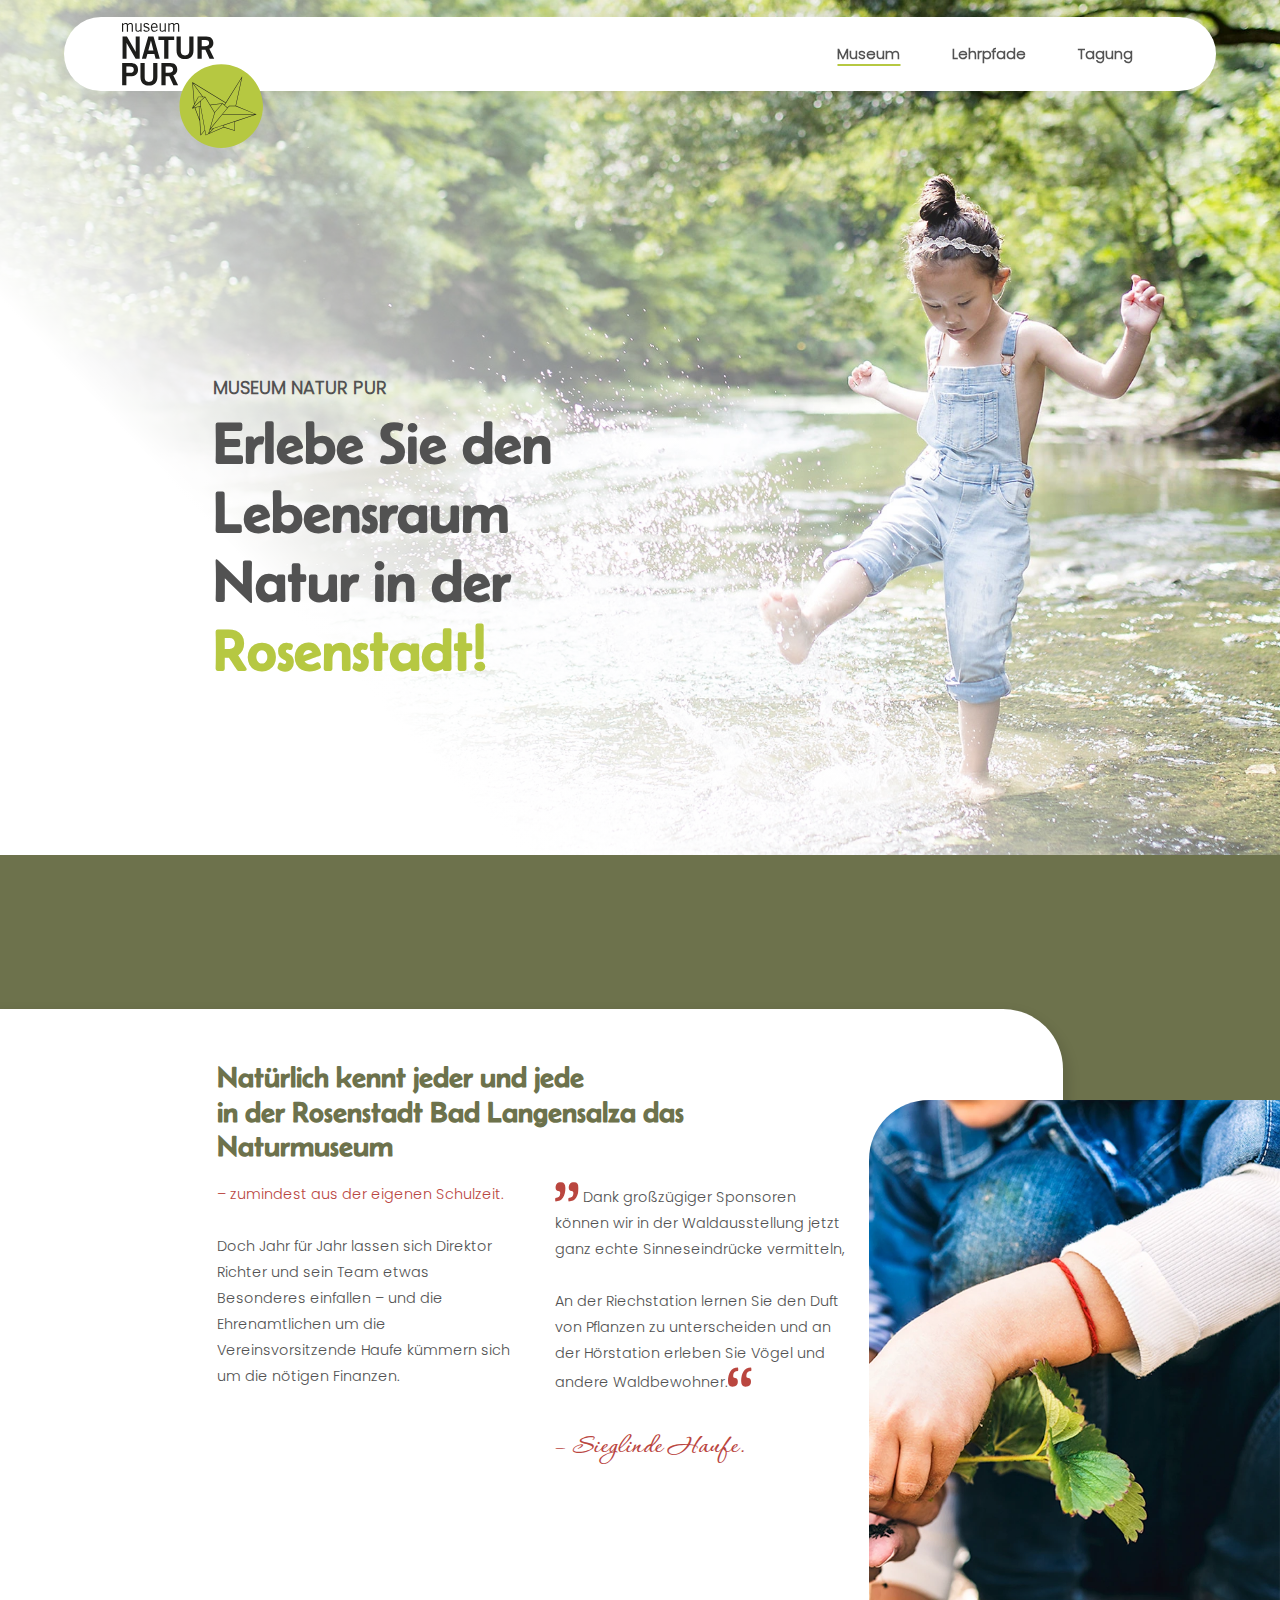
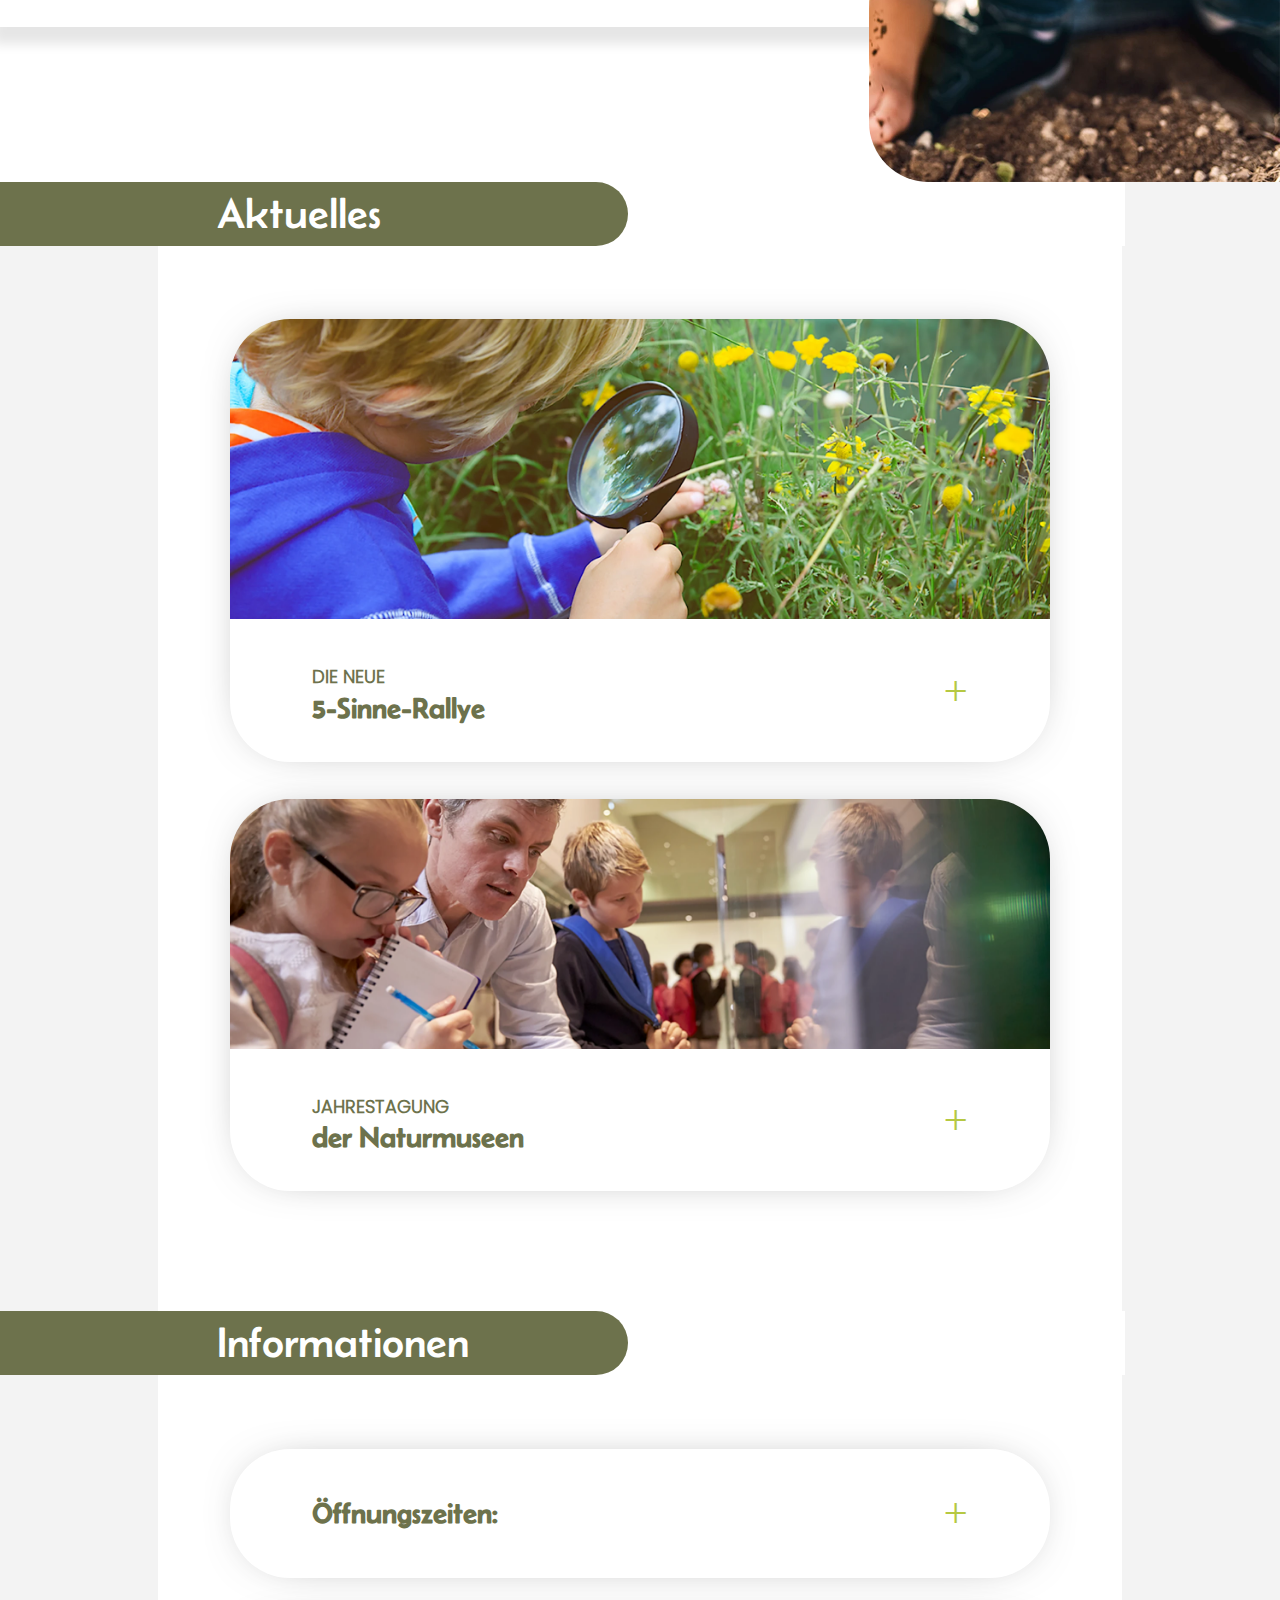
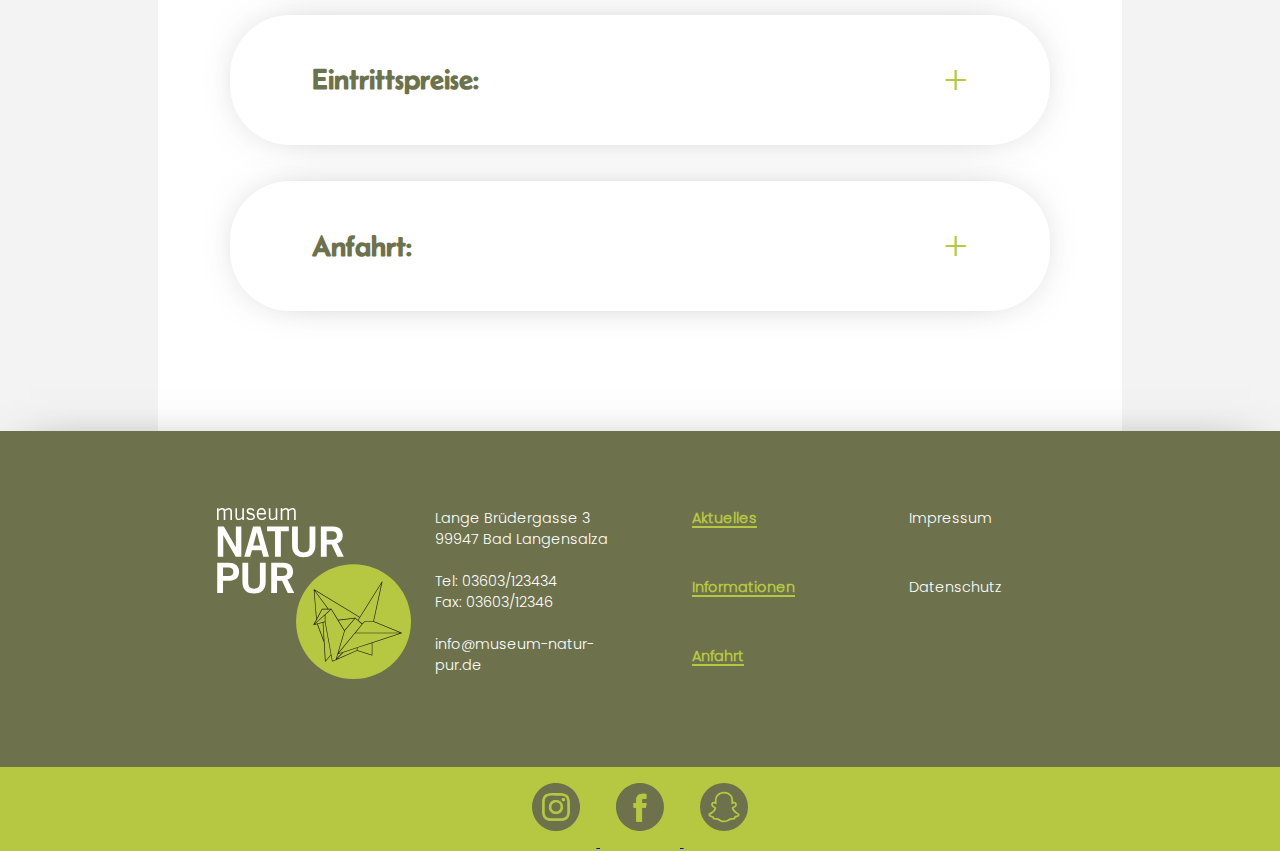
<file: index.html>
<!DOCTYPE html>
<html lang="de">
  <head>
    <meta charset="utf-8">
    <meta name="viewport" content="width=device-width, initial-scale=1.0">
      <link rel="stylesheet" type="text/css" href="style.css">
    
    <title>Museum Natur Pur – Start</title>
  </head>
  <body>
<header>
    <nav aria-label="Hauptnavigation">    
        <div class="container">
          <div class="navbar">
            <figure class="NaturPurLogo">
              <a href="#Hero"><img class="NaturPurLogo" src="IMG/MuseumNaturPurLogo.svg" alt="Museum Natur Pur"></a>
            </figure>
              
              
              
              <div class="hamburger">
                <div class="line1"></div>
                <div class="line2"></div>
                <div class="line3"></div>
            </div>
              
              
              
              
                <ul aria-label="Navigations-Menupunkte">
                <li class="dropdown-logo">
                    
                    <a href="index.html"><img class="NaturPurDropdownLogo" src="IMG/MuseumNaturPurLogo.svg" alt="Museum Natur Pur"></a>
                </li>
                  <li><a href="#museum">Museum</a></li>
                  <li><a href="lehrpfade.html">Lehrpfade</a></li>
                  <li><a href="https://www.bkgut.de/" target="_blank">Tagung</a></li>
                </ul>
              
          </div>
        </div>
    </nav>
</header>  
      
     
      
      <div class="body-grid-home">
          
      
          
        

            <section id="hero">
          
                <div class="hero-container">
                    
                   
                    
                    <div class="hero-gradient"></div>

                    
                    <div class="headline">
                        
                        <h1>
                        <span id="tagline">MUSEUM NATUR PUR</span><br>
                        Erlebe Sie den Lebensraum Natur in der <span>Rosenstadt!</span>
                        </h1>
                        
                    </div>
                </div>
                
            </section>
                
                
          
            <section id="museum" class="teaser">
                
               
                <div class="teaser-bg"></div> 
                
                <div class="teaser-container"></div>
                
                
                <div class="teaser-text-top">      
                    <h4>
                    Natürlich kennt jeder und jede<br> in der Rosenstadt Bad Langensalza das Naturmuseum
                    
                    </h4>
                </div>
                
                <div class="teaser-text-left">
                    
                    
                    


                        <p>
                            <span class="text-accent-color">– zumindest aus der eigenen Schulzeit.</span><br> <br>
                            Doch Jahr für Jahr lassen sich Direktor Richter und sein Team etwas Besonderes einfallen – und die Ehrenamtlichen um die Vereinsvorsitzende Haufe kümmern sich um die nötigen Finanzen. 
                        
                        </p>
                        
                    
                    
                </div>
                    
                
                
                <div class="teaser-text-right">
                    
                  
                    
                     <p>
                           
                         
                         <img class="ZitatApostrophUnten" src="IMG/apostroph.svg" alt="Dekoratives Zitatzeichen">
                            
                        
                            
            
                            Dank großzügiger Sponsoren können wir in der Waldausstellung jetzt ganz echte Sinneseindrücke vermitteln, <br> <br>
                
                            An der Riechstation lernen Sie den Duft von Pflanzen zu unterscheiden und an der Hörstation erleben Sie Vögel und andere Waldbewohner.<img class="ZitatApostrophOben" src="IMG/apostroph.svg" alt="Dekoratives Zitatzeichen"><br><br>
                            <span class="text-accent-color-handwritten">
                            – Sieglinde Haufe. 
                            </span>
                        
                        </p> 
                        
       
                    
                </div>
                    
      
                
                <div class="teaser-bild"></div>
          
            </section>
              

 
          
            <section id="aktuelles" class="section-headline">
                
                <div class="section-headline-bg"></div>
          
                <div class="section-headline-container"></div>
                
                
                    
                    <h2 class="section-headline-content">Aktuelles</h2>
                
      
          
            </section>
          
          
            <div class="right-aside"></div>
          
            <div class="left-aside"></div>
          
          
          
            <main class="content-area">
                
                <div class="content-area-wrapper">
                
                
                
          
          
                    <div class="accordion">
                        
                        <article class="5-sinne-rallye">
                        
                        
                          <div class="accordion-item">
                                      <div class="accordion-item-header-custom-img-1"></div>
                            <div class="accordion-item-header">

                                <h4>
                                <span>DIE NEUE</span><br> 5-Sinne-Rallye
                                </h4>

                            </div>
                            <div class="accordion-item-body">
                              <div class="accordion-item-body-content">


                                  <p> Wir haben eine <span class="text-accent-color">5-Sinne-Rallye im Lebensraum Wald</span>  entwickelt und zwar so, dass Familien ebenso eine Freude daran haben wie Schulklassen oder einzelne Erwachsene. Für alle ist etwas dabei“, sagt Museumsdirektor Robert Richter und fügt hinzu:<br><br> 
                                    
                                    Vielleicht könnte dieses Angebot zur Initialzündung für ein eigenes Museumsprojekt der sog.<span class="text-accent-color">„Citizen Science“</span> werden.</p>

                                    <button class="cta-btn" type="button" onclick="location.href='lehrpfade.html'" aria-label="Button für Mehr">
                                    Mehr
                                    </button>

        



                              </div>
                            </div>
                          </div>

                        </article>


                        <section class="jahrestagung-der-naturmuseen">
                        
                        
                          <div class="accordion-item">
                              <div class="accordion-item-header-custom-img-2"></div>
                            <div class="accordion-item-header">
                                       <h4>
                                <span>JAHRESTAGUNG</span><br> der Naturmuseen
                                </h4>
                            </div>
                            <div class="accordion-item-body">
                              <div class="accordion-item-body-content">
                                <p> <span class="text-accent-color">Am 2. und 3. April 2020</span>  findet im Museum Natur pur in Bad Langensalza die Jahrestagung der Naturmuseen im deutschsprachigen Raum statt. Es gibt rund 150 Naturmuseen. Die meisten von ihnen sind klein und viele sind auf ein Thema spezialisiert. Die Jahrestagung ist für alle Engagierten deshalb eine wichtige Gelegenheit, über den Tellerrand hinaus zu schauen, Neues zu erfahren und so die eigene Arbeit zu professionalisieren.<br> <br>


                                    Diese Tagung auszurichten ist eine große Ehre und eine große Herausforderung, da sind sich die Gastgeber 

                                    <span class="text-accent-color">Sieglinde Haufe und Robert Richter </span>einig.</p>


                                  <button class="cta-btn" type="button" onclick="window.open('https://www.bkgut.de/', '_blank')" aria-label="Button für Mehr">
                                    Mehr
                                  </button>


                              </div>
                            </div>
                          </div>
                            
                        </section>

                    </div>
                </div>
          
            </main>
          
            <section id="informationen" class="section-headline2">
                
                <div class="section-headline-bg"></div>
          
                <div class="section-headline-container"></div>
                
                <div class="section-headline-content">
                    
                    <h2>Informationen</h2>
                
                </div>
          
            </section>
          
          
          
          
          <aside class="right-aside2"></aside>
          
            <aside class="left-aside2"></aside>
          
          
          
            <div class="content-area2">
                
                <div class="content-area-wrapper">
                
                
                
          
          
                    <div class="accordion">
                        
                        <section class="informationen">
                        
                        
                          <div class="accordion-item">
                                      
                            <div class="accordion-item-header">

                                <h4>
                                Öffnungszeiten:
                                </h4>

                            </div>
                            <div class="accordion-item-body">
                              <div class="accordion-item-body-content">

                                  <div class="Öffnungszeiten">
                                      
                                      
                                      
                                      <table>
                                        <tbody>

                                        <tr>
                                        <td>Dienstag bis Freitag</td>
                                        <td>9 Uhr bis 17 Uhr</td>
                                        </tr>
                                        <tr>
                                        <td>Samstag, Sonn- und Feiertag</td>
                                        <td>10 Uhr bis 17 Uhr</td>
                                        </tr>
                                        <tr>
                                        <td>für Gruppen nach Absprache </td>
                                        <td></td>
                                        </tr>
                                        <tr>
                                        <td><span class="text-accent-color">geschlossen</span></td>
                                        <td><span class="text-accent-color">1. Januar <br>1. Mai <br>24. Dezember <br>31. Dezember </span></td>
                                        </tr>
                                        </tbody>
                                        </table>
                                      
       

                                  </div>



                              </div>
                            </div>
                          </div>
                    



                          <div class="accordion-item">
                              
                            <div class="accordion-item-header">
                                       <h4>
                                Eintrittspreise:
                                </h4>
                            </div>
                            <div class="accordion-item-body">
                              <div class="accordion-item-body-content">

                                  <div class="Eintrittspreise">
                                      
                                      
                                      
                                      <table>
                                        <tbody>

                                        <tr>
                                        <td>Regulärer Eintritt: </td>
                                        <td>3,50 EUR</td>
                                        </tr>
                                        <tr>
                                        <td>Ermäßigter Eintritt: </td>
                                        <td>2,50 EUR <span class="text-accent-color"><br>(Kinder, Personen ab 65 Jahren,<br>Schwerbehinderte, Studierende)</span> </td>
                                        </tr>
                                        <tr>
                                        <td>Familien: </td>
                                        <td>7,– EUR</td>
                                        </tr>
                                        <tr>
                                        <td>Gruppen (ab 7 Personen) pro Person: </td>
                                        <td>2,50 EUR</td>
                                        </tr>
                                        </tbody>
                                        </table>
                                      
       

                                  </div>

                              </div>
                            </div>
                          </div>
                            
                                                      <div class="accordion-item">
                              
                            <div id="anfahrt" class="accordion-item-header">
                                       <h4>
                                Anfahrt:
                                </h4>
                            </div>
                            <div class="accordion-item-body">
                              <div class="accordion-item-body-content">
                                  
                                  
                                  
                                  <iframe width="100%" height="250" src="https://www.openstreetmap.org/export/embed.html?bbox=10.638552904129028%2C51.106243529254584%2C10.64756512641907%2C51.11118104875855&amp;layer=mapnik&amp;marker=51.10871235494239%2C10.643059015274048" style="border: none" title="Lage des Museums Natur Pur in Bad Langensalza"></iframe>
 
                                <p> 
                                    
                                    Museum Natur pur <br>
                                    Lange Brüdergasse 3 <br> 
                                    99947 Bad Langensalza <br> 
                                    www.museum-natur-pur.de
                                  
                                  </p>

                                  
                                 


                              </div>
                            </div>
                          </div>
                            
                        </section>

                        </div>
                </div>
          
            </div>
          
       
          

          
          
          
          
            <footer class="footer" aria-label="Fusszeile">
          
                <div class="footer-container">
                
                      <div class="logo-footer">
                      <a href="#Hero"><img class="MuseumNaturPurLogo-footer" src="IMG/MuseumNaturPurLogo_white.svg" alt="Museum Natur Pur"></a>
                      </div>
                    
                    <div class="footer1">
                    
                        Lange Brüdergasse 3 <br>
                        99947 Bad Langensalza<br>
                        <br>
                        Tel: 03603/123434<br>
                        Fax: 03603/12346<br>
                        <br>
                        info@museum-natur-pur.de
                        
                    </div>
                    
                    <div class="footer2">
                        
                        <div class="footer-content">
                        <ul aria-label="Navigations-Menupunkte">
                          <li><a href="#aktuelles">Aktuelles</a></li>
                          <li><a href="#informationen">Informationen</a></li>
                          <li><a href="#anfahrt">Anfahrt</a></li>
                        </ul>
                        </div>
                    </div>
                    
                    <div class="footer3">
                        <div class="footer-content">
                        <ul aria-label="Navigations-Menupunkte">
                          <li><a href="impressum.html">Impressum</a></li>
                          <li><a href="https://www.bkgut.de/" target="_blank">Datenschutz</a></li>
                        </ul>
                        </div>
                    </div>
                    
                    <div class="footer-sm-bar">
                        
                              <div class="footer-primary-color">
                                    <div class="sm-container">


                                        <a href="https://www.instagram.com/" target="_blank"><img class="sm-icon" src="IMG/sm-icon-set_instagram.svg" alt=" Instagram"> </a>

                                        <a href="https://www.facebook.com/" target="_blank"><img class="sm-icon" src="IMG/sm-icon-set_facebook.svg" alt=" Facebook"> </a>

                                        <a href="https://www.snapchat.com/" target="_blank"><img class="sm-icon" src="IMG/sm-icon-set_snapchat.svg" alt=" Snapchat"></a>

                                    </div>
          
                            </div>
                        
                    </div>
                    
                </div>
                
            </footer>
          

      
      
      </div>

      
      <script src="script.js" defer></script> 
      
  </body>
</html>
</file>
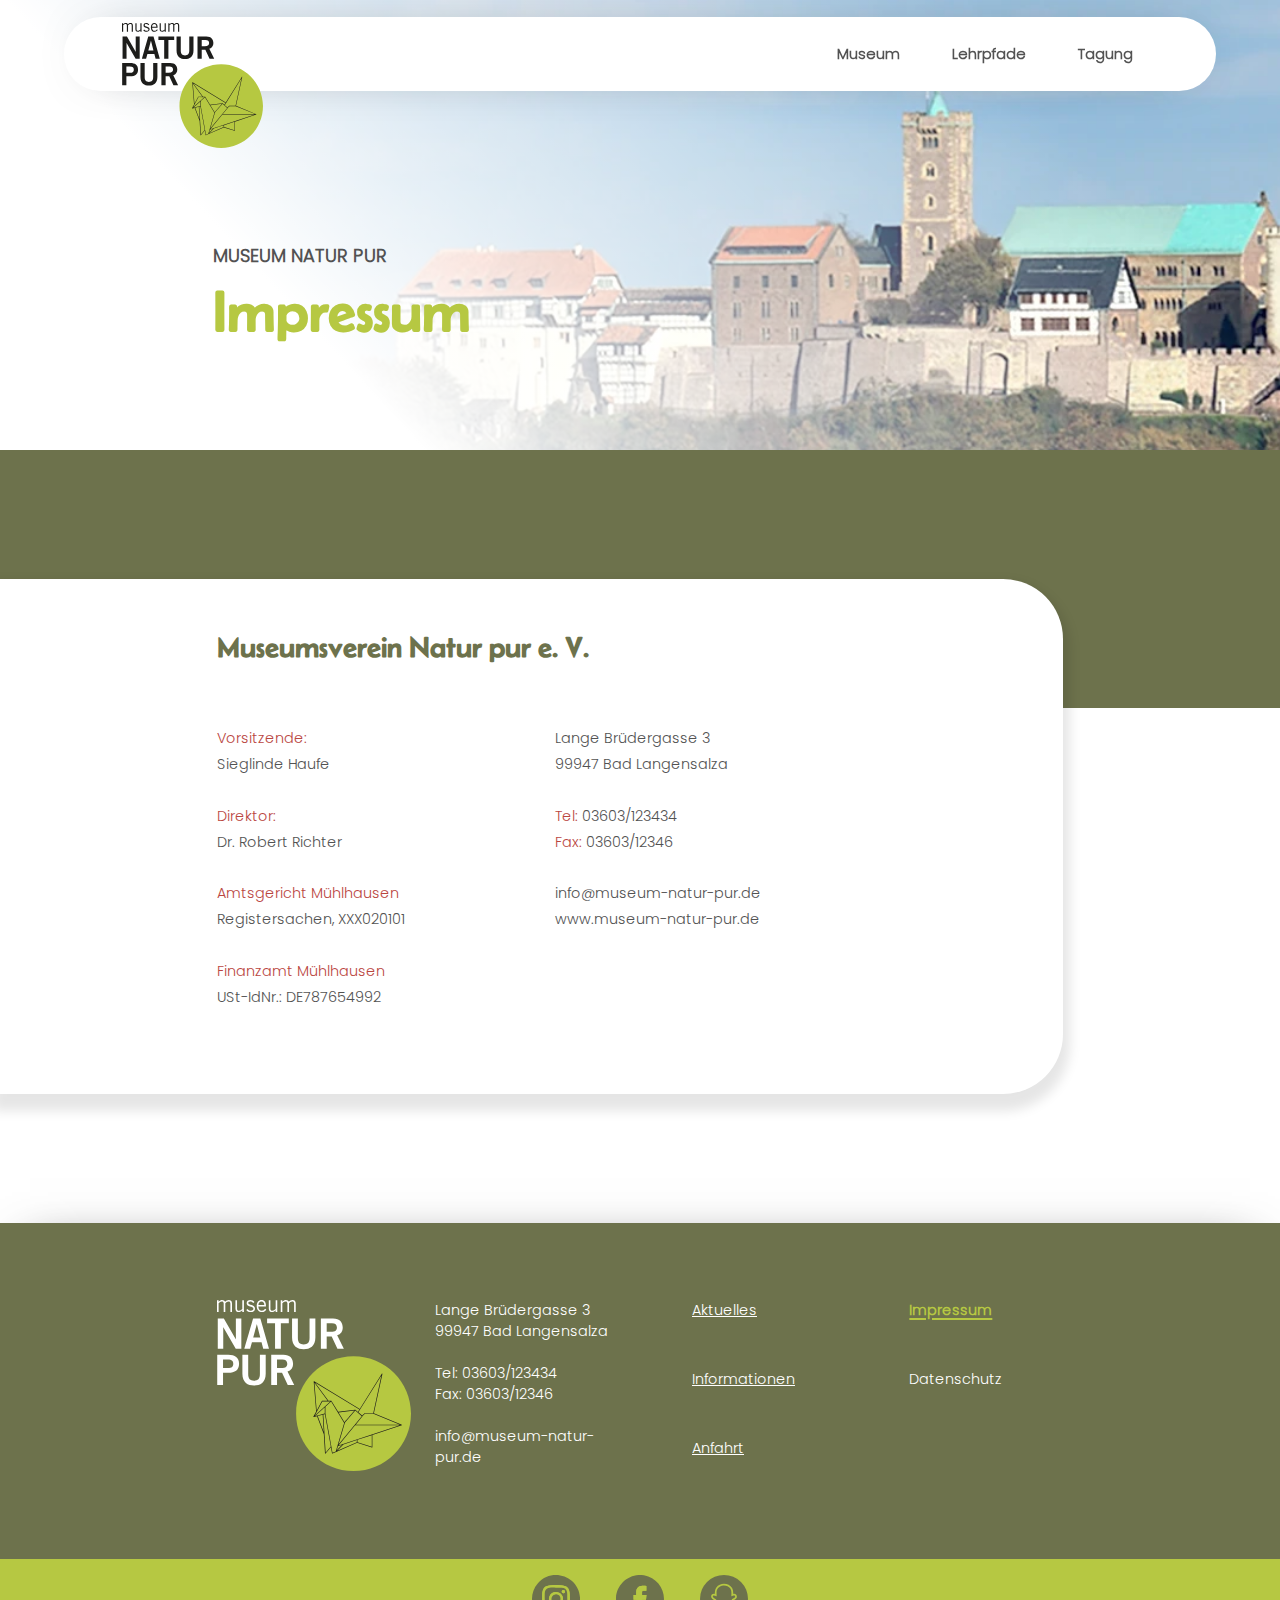
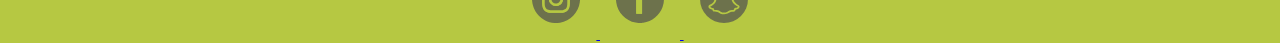
<file: impressum.html>
<!DOCTYPE html>
<html lang="de">
  <head>
    <meta charset="utf-8">
    <meta name="viewport" content="width=device-width, initial-scale=1.0">
      <link rel="stylesheet" type="text/css" href="style.css">
    
    <title>Museum Natur Pur – Impressum</title>
  </head>
  <body>
      
<header>
    <nav aria-label="Hauptnavigation">    
        <div class="container">
          <div class="navbar">
            <figure class="NaturPurLogo">
              <a href="index.html"><img class="NaturPurLogo" src="IMG/MuseumNaturPurLogo.svg" alt="Museum Natur Pur"></a>
            </figure>
              
              
              
              <div class="hamburger">
                <div class="line1"></div>
                <div class="line2"></div>
                <div class="line3"></div>
            </div>
              
              
              
              
                <ul aria-label="Navigations-Menupunkte">
                <li class="dropdown-logo">
                    
                    <a href="index.html"><img class="NaturPurDropdownLogo" src="IMG/MuseumNaturPurLogo.svg" alt="Museum Natur Pur"></a>
                </li>
                  <li><a href="index.html#museum">Museum</a></li>
                  <li><a href="lehrpfade.html">Lehrpfade</a></li>
                  <li><a href="https://www.bkgut.de/" target="_blank">Tagung</a></li>
                </ul>
              
          </div>
        </div>
    </nav>
</header> 
      
      
      <div class="body-grid-home">
          
          
          
        

            <section id="hero">
          
                <div class="hero-container-small">
                    
                   
                    
                    <div class="hero-gradient"></div>

                    
                    <div class="headline">
                        
                        <h1>
                        <span id="tagline">MUSEUM NATUR PUR</span><br>
                        <span>Impressum</span>
                        </h1>
                        
                    </div>
                </div>
                
                </section>
                
                
          
            <main class="teaser">
                
                <div class="teaser-bg"></div> 
                
                <div class="teaser-container"></div>
                
                <div class="teaser-text-top">      
                    <h4>
                    Museumsverein Natur pur e. V.
                    
                    </h4>
                </div>
                
                <div class="teaser-text-left">
                    


                        <p>

                            <span class="text-accent-color">Vorsitzende:</span><br>Sieglinde Haufe<br>
                            <br>
                            <span class="text-accent-color">Direktor:</span> <br>Dr. Robert Richter<br>
                            <br>
                            <span class="text-accent-color">Amtsgericht Mühlhausen</span><br>Registersachen, XXX020101<br>
                            <br>
                            <span class="text-accent-color">Finanzamt Mühlhausen</span><br>USt-IdNr.: DE787654992
                        
                        </p>
                    
                </div>
                
                <div class="teaser-text-right">
                    
                     <p>
    
                            Lange Brüdergasse 3<br>
                            99947 Bad Langensalza<br>
                            <br>
                            <span class="text-accent-color">Tel: </span>03603/123434 <br>
                            <span class="text-accent-color">Fax: </span>03603/12346 <br>
                            <br>
                            info@museum-natur-pur.de<br>
                            www.museum-natur-pur.de
                        
                        </p> 
                
                </div>
                

          
            </main>
              
          
          

          
          

  

          
          

          
    
          
          
          
          
            <footer class="footer" aria-label="Fusszeile">
          
                <div class="footer-container">
                
                      <div class="logo-footer">
                      <a href="index.html"><img class="MuseumNaturPurLogo-footer" src="IMG/MuseumNaturPurLogo_white.svg" alt="Museum Natur Pur"></a>
                      </div>
                    
                    <div class="footer1">
                    
                        Lange Brüdergasse 3 <br>
                        99947 Bad Langensalza<br>
                        <br>
                        Tel: 03603/123434<br>
                        Fax: 03603/12346<br>
                        <br>
                        info@museum-natur-pur.de
                        
                    </div>
                    
                    <div class="footer2">
                        
                        <div class="footer-content">
                        <ul aria-label="Navigations-Menupunkte">
                          <li><a href="index.html#aktuelles">Aktuelles</a></li>
                          <li><a href="index.html#informationen">Informationen</a></li>
                          <li><a href="index.html#anfahrt">Anfahrt</a></li>
                        </ul>
                        </div>
                    </div>
                    
                    <div class="footer3">
                        <div class="footer-content">
                        <ul aria-label="Navigations-Menupunkte">
                          <li><a href="impressum.html">Impressum</a></li>
                          <li><a href="https://www.bkgut.de/" target="_blank">Datenschutz</a></li>
                        </ul>
                        </div>
                    </div>
                    
                    <div class="footer-sm-bar">
                        
                              <div class="footer-primary-color">
                                    <div class="sm-container">


                                        <a href="https://www.instagram.com/" target="_blank"><img class="sm-icon" src="IMG/sm-icon-set_instagram.svg" alt=" Instagram"> </a>

                                        <a href="https://www.facebook.com/" target="_blank"><img class="sm-icon" src="IMG/sm-icon-set_facebook.svg" alt=" Facebook"> </a>

                                        <a href="https://www.snapchat.com/" target="_blank"><img class="sm-icon" src="IMG/sm-icon-set_snapchat.svg" alt=" Snapchat"></a>

                                    </div>
          
                            </div>
                        
                    </div>
                    
                </div>
                
            </footer>
          

      
      
      </div>

      
      <script src="script.js" defer></script> 
      
  </body>
</html>
</file>
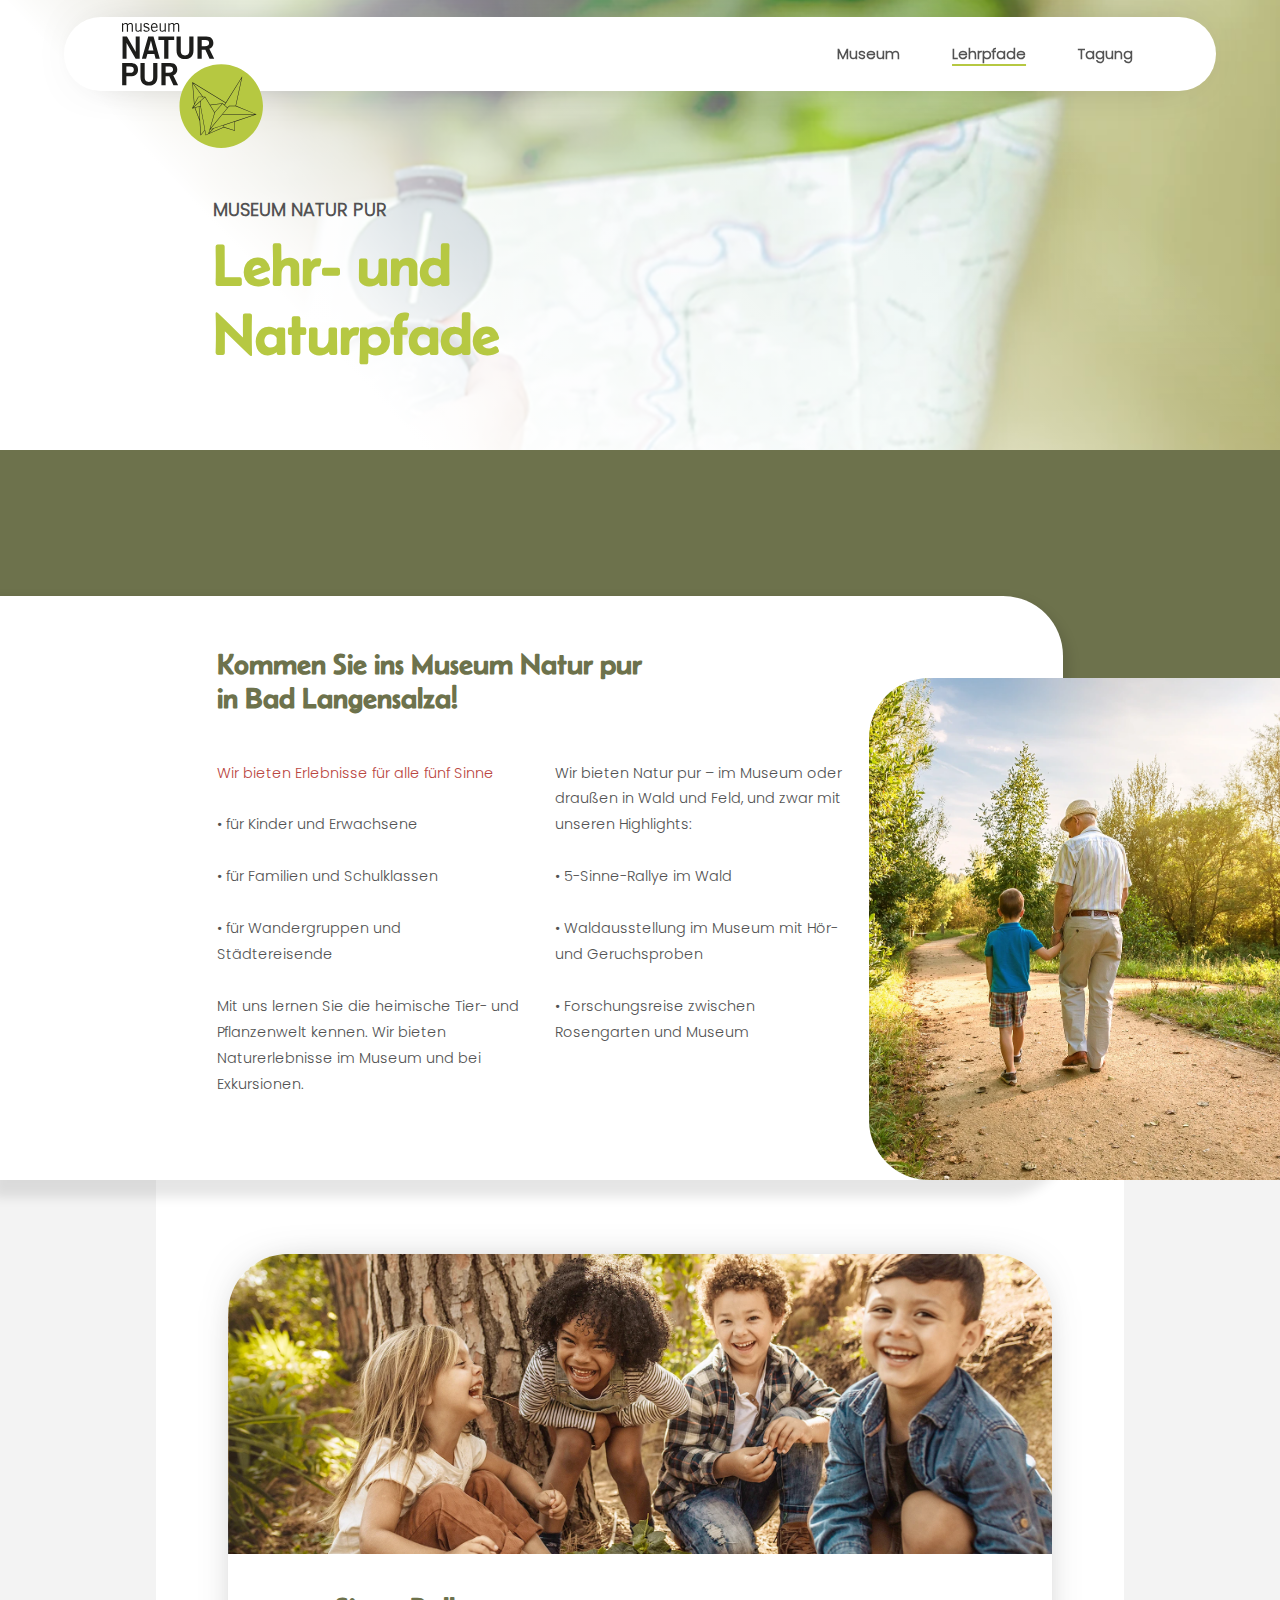
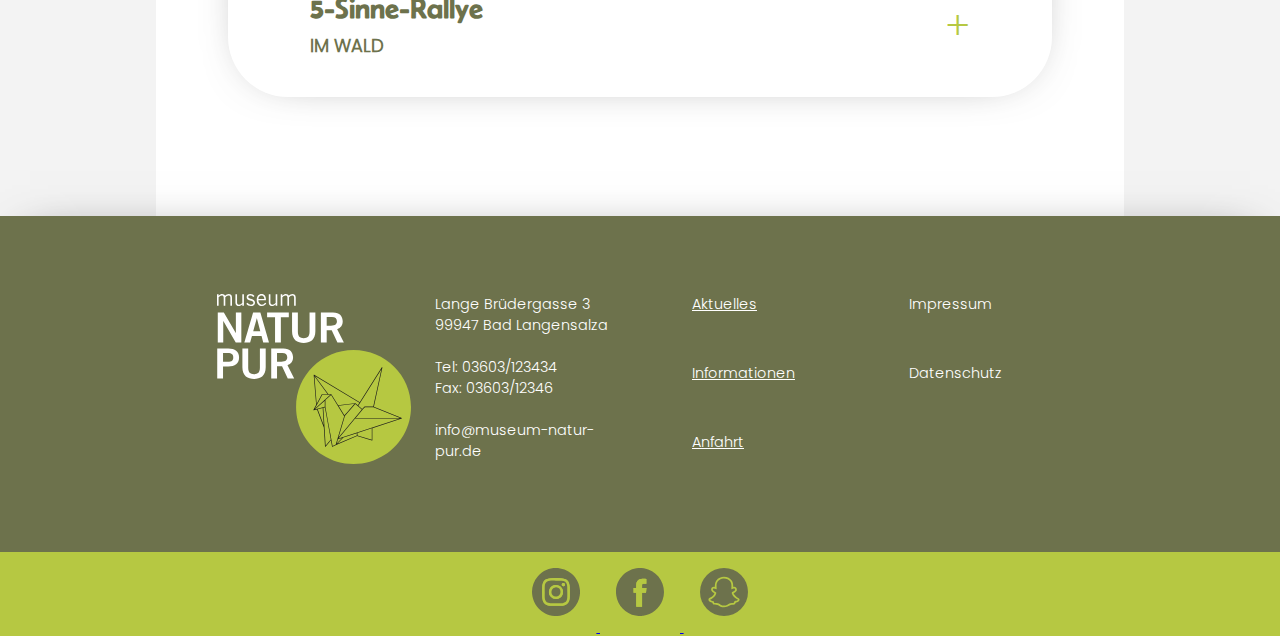
<file: lehrpfade.html>
<!DOCTYPE html>
<html lang="de">
  <head>
    <meta charset="utf-8">
    <meta name="viewport" content="width=device-width, initial-scale=1.0">
      <link rel="stylesheet" type="text/css" href="style.css">
    
    <title>Museum Natur Pur – Lehr und Naturpfade</title>
  </head>
  <body>
      
<header>
    <nav aria-label="Hauptnavigation">    
        <div class="container">
          <div class="navbar">
            <figure class="NaturPurLogo">
              <a href="index.html"><img class="NaturPurLogo" src="IMG/MuseumNaturPurLogo.svg" alt="Museum Natur Pur"></a>
            </figure>
              
              
              
              <div class="hamburger">
                <div class="line1"></div>
                <div class="line2"></div>
                <div class="line3"></div>
            </div>
              
              
              
              
                <ul>
                <li class="dropdown-logo">
                    
                    <a href="index.html"><img class="NaturPurDropdownLogo" src="IMG/MuseumNaturPurLogo.svg" alt="Museum Natur Pur"></a>
                </li>
                  <li><a href="index.html#museum">Museum</a></li>
                  <li><a href="lehrpfade.html">Lehrpfade</a></li>
                  <li><a href="https://www.bkgut.de/" target="_blank">Tagung</a></li>
                </ul>
              
          </div>
        </div>
    </nav>
</header> 
      
      
      <div class="body-grid-home">
          
          
          
        

            <section id="hero">
          
                <div class="hero-container-small-lehrpfade">
                    
                   
                    
                    <div class="hero-gradient"></div>

                    
                    <div class="headline">
                        
                        <h1>
                        <span id="tagline">MUSEUM NATUR PUR</span><br>
                        <span>Lehr- und <br>Naturpfade</span>
                        </h1>
                        
                    </div>
                </div>
                
                </section>
                
                
          
            <section class="teaser-small">
                
                <div class="teaser-bg"></div> 
                
                <div class="teaser-container"></div>
                
                <div class="teaser-text-top">      
                    <h4>
                    Kommen Sie ins Museum Natur pur <br>in Bad Langensalza!
                    
                    </h4>
                </div>
                
                <div class="teaser-text-left">
                    
                   
                    


                        <p>
                            <span class="text-accent-color">Wir bieten Erlebnisse für alle fünf Sinne</span><br> <br>
                            • für Kinder und Erwachsene<br><br>
                            • für Familien und Schulklassen<br><br>
                            • für Wandergruppen und Städtereisende <br><br>
                            Mit uns lernen Sie die heimische Tier- und Pflanzenwelt kennen. Wir bieten Naturerlebnisse im Museum und bei Exkursionen. 
                        
                        </p>
                        
                   
                    
                </div>
                
                <div class="teaser-text-right">
                    
                     
                    
                     <p>
                           
                         Wir bieten Natur pur – im Museum oder draußen in Wald und Feld, und zwar mit unseren Highlights:<br><br>
                         • 5-Sinne-Rallye im Wald<br><br>
                         • Waldausstellung im Museum mit Hör- und Geruchsproben<br><br>
                         • Forschungsreise zwischen Rosengarten und Museum<br><br>
                        
                        </p> 
                        
                   
                    
                </div>
                
                <div class="teaser-bild-lehrpfade"></div>
          
            </section>
              
          
          
          
            <div class="right-aside"></div>
          
            <div class="left-aside"></div>
          
          
          
            <main class="content-area">
                
                <div class="content-area-wrapper">
                
                
                
          
          
                    <div class="accordion">
                        <section class="5-sinne-rallye-im-wald">
                        
                          <div class="accordion-item">
                                      <div class="accordion-item-header-custom-img-3"></div>
                            <div class="accordion-item-header">

                                <h4>
                                 5-Sinne-Rallye<br><span>IM WALD</span>
                                </h4>

                            </div>
                            <div class="accordion-item-body">
                              <div class="accordion-item-body-content">

                                  <div class="5-Sinne-Rallye">

                                    <p> Die 5-Sinne-Rallye ist ein Angebot für Familien, Schulklassen oder einzelne Erwachsene. 

                                        Der Lebensraum Wald soll greif- und erlebbar werden. An den einzelnen Stationen wird spielerisch vermittelt, wie wichtig der Wald ist und dass wir diesen Lebensraum bewahren müssen. <br><br>
                                        
                                        Vielleicht kann dieses Angebot auch die Initialzündung für ein eigenes Museumsprojekt der sog. <span class="text-accent-color">„Citizen Science“ </span> sein. 

                                        Mit dem Ziel, dass Laien regelmäßige Naturbeobachtungen machen, die sie dann mit Fachleuten auswerten.
                                      
                                    </p>

                                    <button class="cta-btn" type="button" onclick="location.href='rallye.html'">
                                    Rallyeplan mit Interaktionen
                                    </button>

                                  </div>



                              </div>
                            </div>
                          </div>

                        </section>


                        

                    </div>
                </div>
          
            </main>
          

          
          
          
          

          
          
          
          
          

          
          
          
          
            <footer class="footer" aria-label="Fusszeile">
          
                <div class="footer-container">
                
                      <div class="logo-footer">
                      <a href="index.html"><img class="MuseumNaturPurLogo-footer" src="IMG/MuseumNaturPurLogo_white.svg" alt="Museum Natur Pur"></a>
                      </div>
                    
                    <div class="footer1">
                    
                        Lange Brüdergasse 3 <br>
                        99947 Bad Langensalza<br>
                        <br>
                        Tel: 03603/123434<br>
                        Fax: 03603/12346<br>
                        <br>
                        info@museum-natur-pur.de
                        
                    </div>
                    
                    <div class="footer2">
                        
                        <div class="footer-content">
                        <ul aria-label="Navigations-Menupunkt">
                          <li><a href="index.html#aktuelles">Aktuelles</a></li>
                          <li><a href="index.html#informationen">Informationen</a></li>
                          <li><a href="index.html#anfahrt">Anfahrt</a></li>
                        </ul>
                        </div>
                    </div>
                    
                    <div class="footer3">
                        <div class="footer-content">
                        <ul aria-label="Navigations-Menupunkt">
                          <li><a href="impressum.html">Impressum</a></li>
                          <li><a href="https://www.bkgut.de/" target="_blank">Datenschutz</a></li>
                        </ul>
                        </div>
                    </div>
                    
                    <div class="footer-sm-bar">
                        
                              <div class="footer-primary-color">
                                    <div class="sm-container">


                                        <a href="https://www.instagram.com/" target="_blank"><img class="sm-icon" src="IMG/sm-icon-set_instagram.svg" alt=" Instagram"> </a>

                                        <a href="https://www.facebook.com/" target="_blank"><img class="sm-icon" src="IMG/sm-icon-set_facebook.svg" alt=" Facebook"> </a>

                                        <a href="https://www.snapchat.com/" target="_blank"><img class="sm-icon" src="IMG/sm-icon-set_snapchat.svg" alt=" Snapchat"></a>

                                    </div>
          
                            </div>
                        
                    </div>
                    
                </div>
                
            </footer>
          

      
      
      </div>

      
      <script src="script.js" defer></script> 
      
  </body>
</html>
</file>
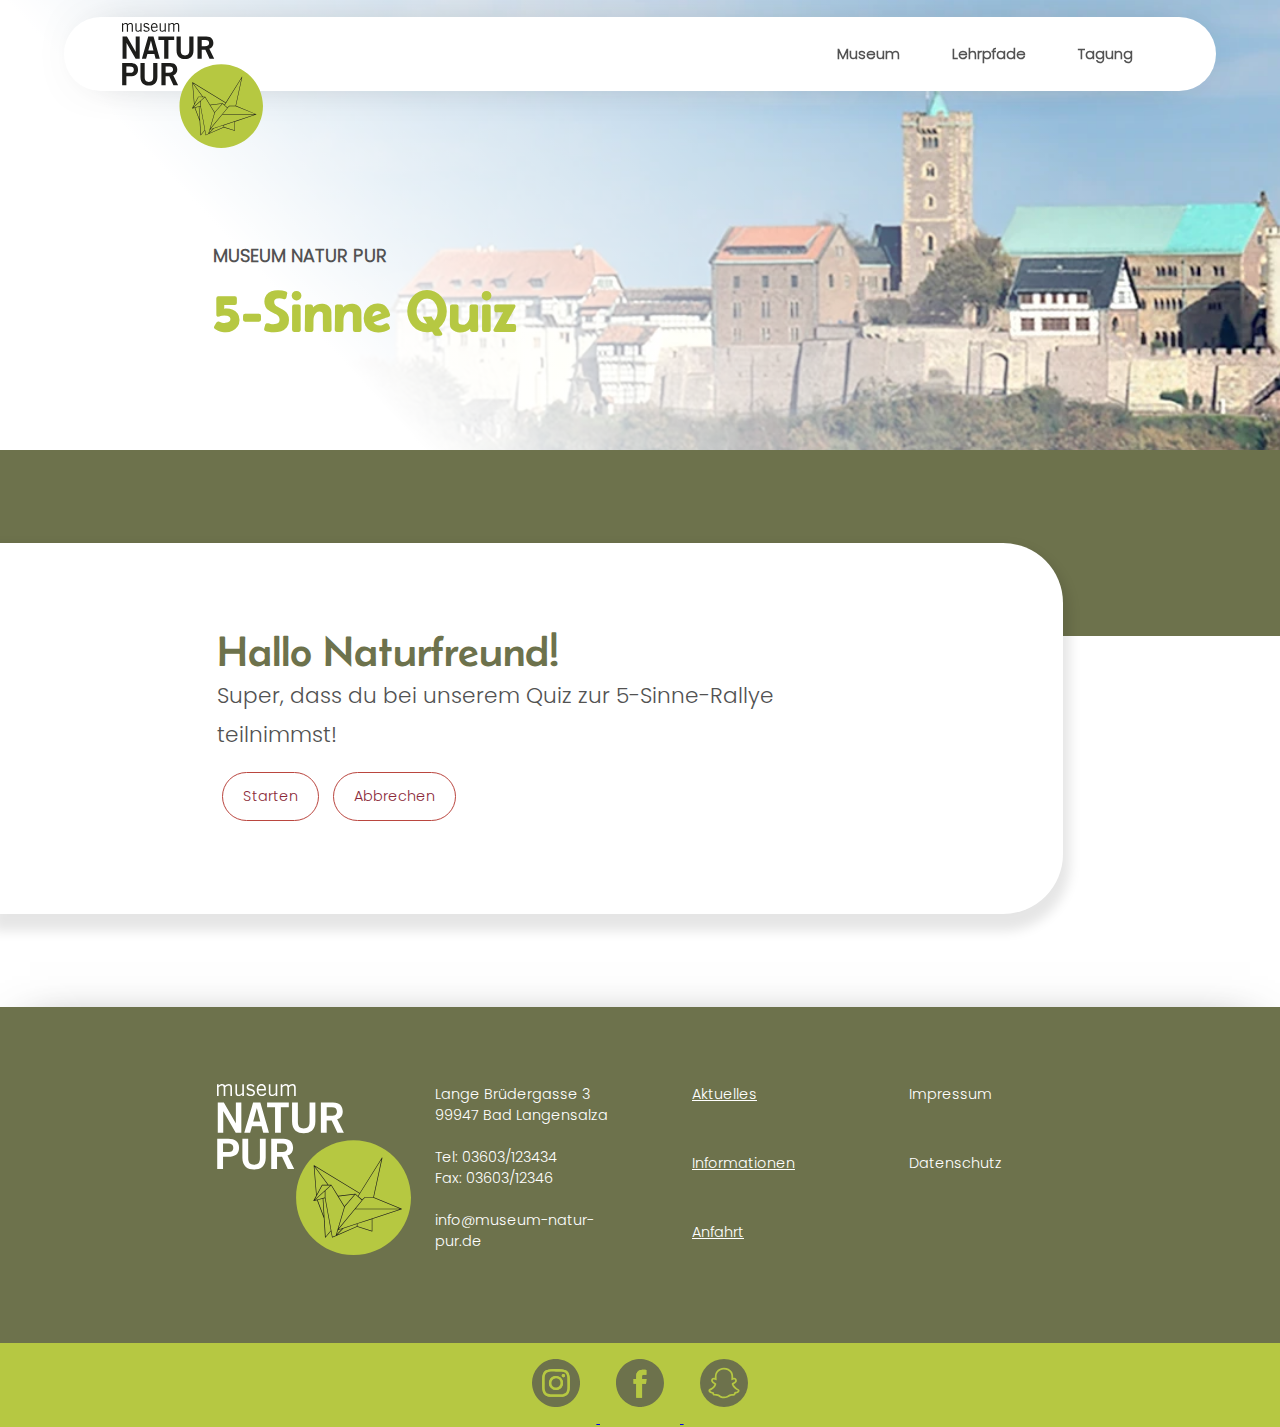
<file: quiz.html>
<!DOCTYPE html>
<html lang="de">
  <head>
    <meta charset="utf-8">
    <meta name="viewport" content="width=device-width, initial-scale=1.0">

      <link rel="stylesheet" type="text/css" href="style.css">
            <link rel="stylesheet" type="text/css" href="quiz.css">
    
    <title>Museum Natur Pur – Quiz</title>
  </head>
  <body>
      
<header>
    <nav aria-label="Hauptnavigation">    
        <div class="container">
          <div class="navbar">
            <figure class="NaturPurLogo">
              <a href="index.html"><img class="NaturPurLogo" src="IMG/MuseumNaturPurLogo.svg" alt="Museum Natur Pur"></a>
            </figure>
              
              
              
              <div class="hamburger">
                <div class="line1"></div>
                <div class="line2"></div>
                <div class="line3"></div>
            </div>
              
              
              
              
                <ul aria-label="Navigations-Menupunkte">
                <li class="dropdown-logo">
                    
                    <a href="index.html"><img class="NaturPurDropdownLogo" src="IMG/MuseumNaturPurLogo.svg" alt="Museum Natur Pur"></a>
                </li>
                  <li><a href="index.html#museum">Museum</a></li>
                  <li><a href="lehrpfade.html">Lehrpfade</a></li>
                  <li><a href="https://www.bkgut.de/" target="_blank">Tagung</a></li>
                </ul>
              
          </div>
        </div>
    </nav>
</header> 
      
      
      <div class="body-grid-home">
          
          
          
        

            <section id="hero">
          
                <div class="hero-container-small">
                    
                   
                    
                    <div class="hero-gradient"></div>

                    
                    <div class="headline">
                        
                        <h1>
                        <span id="tagline">MUSEUM NATUR PUR</span><br>
                        <span>5-Sinne Quiz</span>
                        </h1>
                        
                    </div>
                </div>
                
                </section>
                
                
          
            <main class="teaser">
                
                <div class="teaser-bg"></div> 
                
                <div class="teaser-container"></div>
                

                
                <div class="teaser-text-quiz">
                    
                    <div class="welcome-screen-container">
                        <!-- Begrüßungsfenster -->
                        <div id="welcome-screen">
                            <h2>Hallo Naturfreund!</h2>
                            <p>Super, dass du bei unserem Quiz zur 5-Sinne-Rallye teilnimmst!</p>
                            <button class="button" onclick="startQuiz()">Starten</button>
                            <button class="button" onclick="cancelQuiz()">Abbrechen</button>
                        </div>

                        <!-- Quizfragen -->
                        <div id="quiz-questions" style="display:none;">
                            <p id="question-text"></p>
                            <button class="button" onclick="checkAnswer('a')">Antwort A</button>
                            <button class="button" onclick="checkAnswer('b')">Antwort B</button>
                            <button class="button" onclick="checkAnswer('c')">Antwort C</button>
                        </div>

                        <!-- Feedback-Meldungen -->
                        <div id="feedback-screen" style="display:none;">
                            <p id="feedback-text"></p>
                            <button class="button" onclick="nextQuestion()">Nächste Frage</button>
                            <button id="retry-button" class="button" style="display:none;" onclick="retryQuestion()">Nochmal</button>
                        </div>

                        <!-- Ergebnis-Meldung -->
                        <div id="results-screen" style="display:none;">
                            <p id="result-message"></p>
                            <button class="button" onclick="restartQuiz()">Nochmal spielen</button>
                            <button class="button" onclick="endQuiz()">Quiz beenden</button>
                        </div>
                    </div>
                    
                <div id="results-screen" style="display:none;">
                    <p id="result-message"></p>
                    <form id="save-results-form" method="POST" action="save_results.php">
                        <input type="hidden" name="username" id="username" value="Anonym">
                        <input type="hidden" name="score" id="score" value="0">
                        <input type="hidden" name="total_questions" id="total_questions" value="0">
                        <button type="submit" class="button">Ergebnis speichern</button>
                    </form>
                    <button class="button" onclick="restartQuiz()">Nochmal spielen</button>
                    <button class="button" onclick="endQuiz()">Quiz beenden</button>
                </div>


                    
                </div>
                

                
                

                
                

          
            </main>
              
          
          

          
          

  

          
          

          
    
          
          
          
          
            <footer class="footer" aria-label="Fusszeile">
          
                <div class="footer-container">
                
                      <div class="logo-footer">
                      <a href="index.html"><img class="MuseumNaturPurLogo-footer" src="IMG/MuseumNaturPurLogo_white.svg" alt="Museum Natur Pur"></a>
                      </div>
                    
                    <div class="footer1">
                    
                        Lange Brüdergasse 3 <br>
                        99947 Bad Langensalza<br>
                        <br>
                        Tel: 03603/123434<br>
                        Fax: 03603/12346<br>
                        <br>
                        info@museum-natur-pur.de
                        
                    </div>
                    
                    <div class="footer2">
                        
                        <div class="footer-content">
                        <ul aria-label="Navigations-Menupunkte">
                          <li><a href="index.html#aktuelles">Aktuelles</a></li>
                          <li><a href="index.html#informationen">Informationen</a></li>
                          <li><a href="index.html#anfahrt">Anfahrt</a></li>
                        </ul>
                        </div>
                    </div>
                    
                    <div class="footer3">
                        <div class="footer-content">
                        <ul aria-label="Navigations-Menupunkte">
                          <li><a href="impressum.html">Impressum</a></li>
                          <li><a href="https://www.bkgut.de/" target="_blank">Datenschutz</a></li>
                        </ul>
                        </div>
                    </div>
                    
                    <div class="footer-sm-bar">
                        
                              <div class="footer-primary-color">
                                    <div class="sm-container">


                                        <a href="https://www.instagram.com/" target="_blank"><img class="sm-icon" src="IMG/sm-icon-set_instagram.svg" alt=" Instagram"> </a>

                                        <a href="https://www.facebook.com/" target="_blank"><img class="sm-icon" src="IMG/sm-icon-set_facebook.svg" alt=" Facebook"> </a>

                                        <a href="https://www.snapchat.com/" target="_blank"><img class="sm-icon" src="IMG/sm-icon-set_snapchat.svg" alt=" Snapchat"></a>

                                    </div>
          
                            </div>
                        
                    </div>
                    
                </div>
                
            </footer>
          

      
      
      </div>

      
      <script src="script.js" defer></script> 
      
  </body>
</html>
</file>
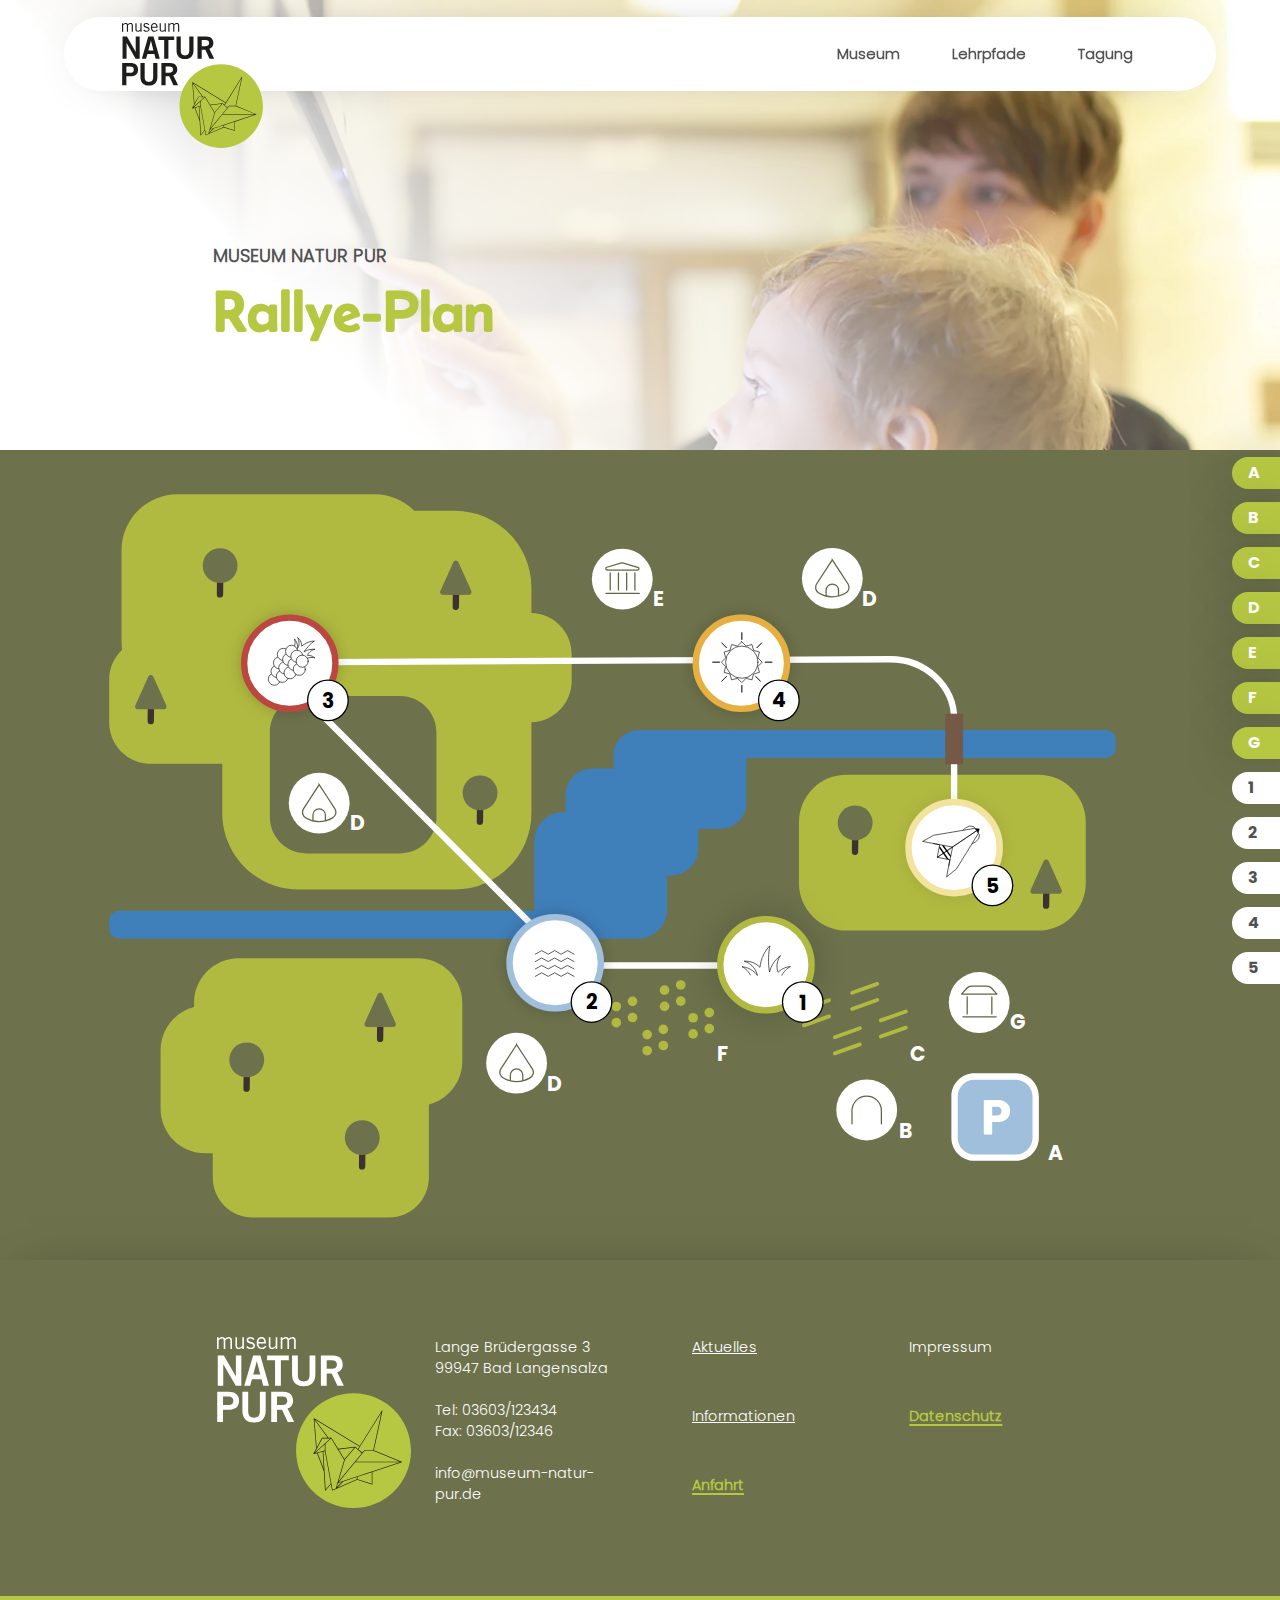
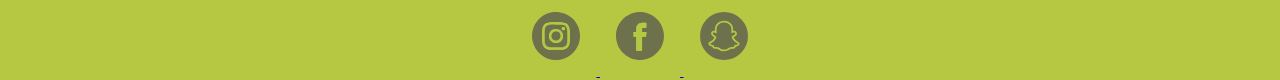
<file: rallye.html>
<!DOCTYPE html>
<html lang="de">
  <head>
    <meta charset="utf-8">
    <meta name="viewport" content="width=device-width, initial-scale=1.0">
      <link rel="stylesheet" type="text/css" href="style.css">
    
    <title>Museum Natur Pur – Rallye-Plan</title>
  </head>
  <body>
      
<header>
    <nav aria-label="Hauptnavigation">    
        <div class="container">
          <div class="navbar">
            <figure class="NaturPurLogo">
              <a href="index.html"><img class="NaturPurLogo" src="IMG/MuseumNaturPurLogo.svg" alt="Museum Natur Pur"></a>
            </figure>
              
              
              
              <div class="hamburger">
                <div class="line1"></div>
                <div class="line2"></div>
                <div class="line3"></div>
            </div>
              
              
              
              
                <ul>
                <li class="dropdown-logo">
                    
                    <a href="index.html"><img class="NaturPurDropdownLogo" src="IMG/MuseumNaturPurLogo.svg" alt="Museum Natur Pur"></a>
                </li>
                  <li><a href="index.html#museum">Museum</a></li>
                  <li><a href="lehrpfade.html">Lehrpfade</a></li>
                  <li><a href="https://www.bkgut.de/" target="_blank">Tagung</a></li>
                </ul>
              
          </div>
        </div>
    </nav>
</header> 
      
      <div class="body-grid-home">
          
          
          
        

            <section id="hero">
          
                <div class="hero-container-small-rallye">
                    
                   
                    
                    <div class="hero-gradient"></div>

                    
                    <div class="headline">
                        
                        <h1>
                        <span id="tagline">MUSEUM NATUR PUR</span><br>
                        <span>Rallye-Plan</span>
                        </h1>
                        
                    </div>
                </div>
                
                </section>     

         </div> 
          
          

                
              
          
          

          
         
          

 <div class="rallyekarte-wrapper">
      
   
              

                    
<?xml version="1.0" encoding="UTF-8"?>
<svg xmlns="http://www.w3.org/2000/svg" xmlns:xlink="http://www.w3.org/1999/xlink" viewBox="0 0 794.04 639">
  <defs>
    <style>
      .cls-1 {
        stroke-width: 3px;
      }

      .cls-1, .cls-2 {
        stroke: #b0ba40;
      }

      .cls-1, .cls-3, .cls-4, .cls-5, .cls-6, .cls-7 {
        stroke-linecap: round;
        stroke-linejoin: round;
      }

      .cls-1, .cls-3, .cls-5, .cls-8, .cls-9, .cls-6 {
        fill: none;
      }

      .cls-10, .cls-11 {
        font-family: Poppins-Bold, Poppins;
        font-size: 16px;
        font-weight: 700;
      }

      .cls-12 {
        filter: url(#drop-shadow-4);
        stroke: #e6af3f;
      }

      .cls-12, .cls-2, .cls-13, .cls-4, .cls-14, .cls-5, .cls-15 {
        stroke-width: 5px;
      }

      .cls-12, .cls-2, .cls-13, .cls-16, .cls-17, .cls-14, .cls-11, .cls-18, .cls-7, .cls-15 {
        fill: #fff;
      }

      .cls-12, .cls-2, .cls-13, .cls-16, .cls-14, .cls-18, .cls-8, .cls-9, .cls-15 {
        stroke-miterlimit: 10;
      }

      .cls-19 {
        fill: #9fbfdc;
      }

      .cls-2 {
        filter: url(#drop-shadow-1);
      }

      .cls-20 {
        fill: #755845;
      }

      .cls-3, .cls-8 {
        stroke: #626544;
      }

      .cls-13 {
        filter: url(#drop-shadow-3);
        stroke: #ba463f;
      }

      .cls-21 {
        fill: #b0ba40;
      }

      .cls-4 {
        stroke: #3b3231;
      }

      .cls-4, .cls-22 {
        fill: var(--secondary-color);
      }

      .cls-16, .cls-18, .cls-9, .cls-6, .cls-7 {
        stroke: #000;
      }

      .cls-14 {
        filter: url(#drop-shadow-5);
        stroke: #f2e39f;
      }

      .cls-5 {
        stroke: #fff;
      }

      .cls-18, .cls-9, .cls-6, .cls-7 {
        stroke-width: .5px;
      }

      .cls-15 {
        filter: url(#drop-shadow-2);
        stroke: #9fbfdc;
      }

      .cls-23 {
        fill: #3f7fba;
      }
    </style>
    <filter id="drop-shadow-1" x="436.52" y="324.48" width="163" height="163" filterUnits="userSpaceOnUse">
      <feOffset dx="0" dy="0"/>
      <feGaussianBlur result="blur" stdDeviation="14.17"/>
      <feFlood flood-color="#000" flood-opacity=".2"/>
      <feComposite in2="blur" operator="in"/>
      <feComposite in="SourceGraphic"/>
    </filter>
    <filter id="drop-shadow-2" x="296.03" y="348.99" width="112" height="112" filterUnits="userSpaceOnUse">
      <feOffset dx="0" dy="0"/>
      <feGaussianBlur result="blur-2" stdDeviation="5.67"/>
      <feFlood flood-color="#000" flood-opacity=".2"/>
      <feComposite in2="blur-2" operator="in"/>
      <feComposite in="SourceGraphic"/>
    </filter>
    <filter id="drop-shadow-3" x="86.03" y="111.99" width="112" height="112" filterUnits="userSpaceOnUse">
      <feOffset dx="0" dy="0"/>
      <feGaussianBlur result="blur-3" stdDeviation="5.67"/>
      <feFlood flood-color="#000" flood-opacity=".2"/>
      <feComposite in2="blur-3" operator="in"/>
      <feComposite in="SourceGraphic"/>
    </filter>
    <filter id="drop-shadow-4" x="443.03" y="111.99" width="112" height="112" filterUnits="userSpaceOnUse">
      <feOffset dx="0" dy="0"/>
      <feGaussianBlur result="blur-4" stdDeviation="5.67"/>
      <feFlood flood-color="#000" flood-opacity=".2"/>
      <feComposite in2="blur-4" operator="in"/>
      <feComposite in="SourceGraphic"/>
    </filter>
    <filter id="drop-shadow-5" x="611.03" y="257.99" width="112" height="112" filterUnits="userSpaceOnUse">
      <feOffset dx="0" dy="0"/>
      <feGaussianBlur result="blur-5" stdDeviation="5.67"/>
      <feFlood flood-color="#000" flood-opacity=".1"/>
      <feComposite in2="blur-5" operator="in"/>
      <feComposite in="SourceGraphic"/>
    </filter>
  </defs>
  <g id="Ebene_2" data-name="Ebene 2">
    <rect class="cls-22" x=".04" width="794" height="639"/>
  </g>
  <g id="wald">
    <rect class="cls-21" x="544.18" y="256.2" width="226.25" height="122.92" rx="37.38" ry="37.38"/>
    <path class="cls-21" d="M243.43,400.88H102.19c-19.44,0-35.19,15.76-35.19,35.19v3.41c-15.18,3.91-26.4,17.69-26.4,34.09v46.08c0,19.44,15.76,35.19,35.19,35.19h5.95v18.99c0,17.45,14.14,31.59,31.59,31.59h107.31c17.45,0,31.59-14.14,31.59-31.59v-53.29c0-.15,0-.3-.01-.45,0-.15.01-.3.01-.44v-3.41c15.18-3.91,26.4-17.69,26.4-34.09v-46.08c0-19.44-15.76-35.19-35.19-35.19Z"/>
    <path class="cls-21" d="M333.15,128.58v-20.21c0-33.43-27.1-60.53-60.53-60.53h-31.94c-8.03-8.04-19.13-13.01-31.4-13.01H54.15c-24.51,0-44.38,19.87-44.38,44.38v71.94c0,2.17.16,4.29.46,6.38C3.93,163.49,0,171.93,0,181.29v33.49C0,232.89,14.68,247.57,32.78,247.57h56.47v38.71c0,33.43,27.1,60.53,60.53,60.53h122.83c33.43,0,60.53-27.1,60.53-60.53v-71.47c17.6-.41,31.75-14.8,31.75-32.5v-21.24c0-17.7-14.15-32.09-31.75-32.5ZM258.21,289.62c0,15.81-12.82,28.63-28.63,28.63h-74.17c-15.81,0-28.63-12.82-28.63-28.63v-66.84c0-15.81,12.82-28.63,28.63-28.63h74.17c15.81,0,28.63,12.82,28.63,28.63v66.84Z"/>
    <g>
      <line class="cls-4" x1="292.74" y1="272.86" x2="292.5" y2="293.22"/>
      <circle class="cls-22" cx="292.62" cy="270.46" r="13.77"/>
    </g>
    <g>
      <line class="cls-4" x1="87.68" y1="93.59" x2="87.44" y2="113.95"/>
      <circle class="cls-22" cx="87.56" cy="91.19" r="13.77"/>
    </g>
    <g>
      <line class="cls-4" x1="108.68" y1="483.49" x2="108.44" y2="503.85"/>
      <circle class="cls-22" cx="108.56" cy="481.09" r="13.77"/>
    </g>
    <g>
      <line class="cls-4" x1="199.8" y1="544.82" x2="199.56" y2="565.18"/>
      <circle class="cls-22" cx="199.68" cy="542.43" r="13.77"/>
    </g>
    <g>
      <line class="cls-4" x1="588.64" y1="296.61" x2="588.41" y2="316.97"/>
      <circle class="cls-22" cx="588.53" cy="294.21" r="13.77"/>
    </g>
    <g>
      <line class="cls-4" x1="33.07" y1="193.55" x2="32.83" y2="213.91"/>
      <path class="cls-22" d="M45.09,201.53c.63,1.41-.39,3-1.93,3.01l-10.3.06-10.3-.06c-1.54,0-2.57-1.6-1.93-3.01l10.29-22.85c.75-1.68,3.14-1.68,3.89,0l10.29,22.85Z"/>
    </g>
    <g>
      <line class="cls-4" x1="273.73" y1="103.3" x2="273.49" y2="123.66"/>
      <path class="cls-22" d="M285.75,111.28c.63,1.41-.39,3-1.93,3.01l-10.3.06-10.3-.06c-1.54,0-2.57-1.6-1.93-3.01l10.29-22.85c.75-1.68,3.14-1.68,3.89,0l10.29,22.85Z"/>
    </g>
    <g>
      <line class="cls-4" x1="213.99" y1="444.23" x2="213.75" y2="464.59"/>
      <path class="cls-22" d="M226.01,452.21c.63,1.41-.39,3-1.93,3.01l-10.3.06-10.3-.06c-1.54,0-2.57-1.6-1.93-3.01l10.29-22.85c.75-1.68,3.14-1.68,3.89,0l10.29,22.85Z"/>
    </g>
    <g>
      <line class="cls-4" x1="739.4" y1="339.11" x2="739.16" y2="359.47"/>
      <path class="cls-22" d="M751.42,347.09c.63,1.41-.39,3-1.93,3.01l-10.3.06-10.3-.06c-1.54,0-2.57-1.6-1.93-3.01l10.29-22.85c.75-1.68,3.14-1.68,3.89,0l10.29,22.85Z"/>
    </g>
  </g>
  <g id="wasser">
    <rect class="cls-23" x="335.4" y="285.62" width="104.86" height="99.93" rx="22.95" ry="22.95"/>
    <rect class="cls-23" x="0" y="363.42" width="399.69" height="22.13" rx="7.92" ry="7.92"/>
    <rect class="cls-23" x="412.43" y="220.81" width="381.61" height="22.13" rx="7.74" ry="7.74"/>
    <rect class="cls-23" x="397.87" y="220.81" width="104.86" height="78.01" rx="20.27" ry="20.27"/>
    <rect class="cls-23" x="360" y="251.29" width="104.86" height="84.3" rx="21.08" ry="21.08"/>
  </g>
  <g id="routen">
    <line class="cls-5" x1="364.55" y1="406.7" x2="522.65" y2="406.7"/>
    <path class="cls-5" d="M666.59,292.51v-80.27c0-26.05-22.63-47.17-50.55-47.17l-481.5,2.43"/>
    <line class="cls-5" x1="151.51" y1="192.63" x2="364.91" y2="406.03"/>
    <rect class="cls-20" x="659.59" y="208.02" width="14.06" height="39.87"/>
  </g>
  <g id="stationen2">
    <g>
      <line class="cls-1" x1="548.11" y1="441.14" x2="567.92" y2="434.06"/>
      <line class="cls-1" x1="548.11" y1="453.88" x2="567.92" y2="446.8"/>
      <line class="cls-1" x1="586.15" y1="428.22" x2="605.96" y2="421.14"/>
      <line class="cls-1" x1="586.15" y1="440.96" x2="605.96" y2="433.88"/>
      <line class="cls-1" x1="572.44" y1="463.26" x2="592.25" y2="456.18"/>
      <line class="cls-1" x1="572.44" y1="476" x2="592.25" y2="468.92"/>
      <g>
        <line class="cls-1" x1="608.71" y1="449.99" x2="628.52" y2="442.91"/>
        <line class="cls-1" x1="608.71" y1="462.73" x2="628.52" y2="455.65"/>
      </g>
    </g>
    <g>
      <path class="cls-19" d="M682.66,494.22h32.56c8.68,0,15.73,7.05,15.73,15.73v32.56c0,8.68-7.05,15.73-15.73,15.73h-32.56c-8.68,0-15.73-7.05-15.73-15.73v-32.56c0-8.68,7.05-15.73,15.73-15.73Z"/>
      <path class="cls-17" d="M715.22,496.72c7.31,0,13.23,5.92,13.23,13.23v32.56c0,7.31-5.92,13.23-13.23,13.23h-32.56c-7.31,0-13.23-5.92-13.23-13.23v-32.56c0-7.31,5.92-13.23,13.23-13.23h32.56M715.22,491.72h-32.56c-10.05,0-18.23,8.18-18.23,18.23v32.56c0,10.05,8.18,18.23,18.23,18.23h32.56c10.05,0,18.23-8.18,18.23-18.23v-32.56c0-10.05-8.18-18.23-18.23-18.23h0Z"/>
    </g>
    <path class="cls-17" d="M709.68,525.85c-.73,1.31-1.84,2.36-3.34,3.16-1.5.81-3.37,1.2-5.59,1.2h-4.12v9.79h-6.64v-27.26h10.76c2.17,0,4.01.38,5.51,1.13,1.5.75,2.63,1.79,3.38,3.11.75,1.32,1.13,2.83,1.13,4.54,0,1.58-.36,3.02-1.09,4.33ZM703.08,524.04c.62-.6.93-1.44.93-2.52s-.31-1.93-.93-2.52c-.62-.59-1.57-.89-2.83-.89h-3.61v6.83h3.61c1.27,0,2.21-.3,2.83-.89Z"/>
    <g>
      <circle class="cls-21" cx="438.13" cy="426.12" r="3.81"/>
      <circle class="cls-21" cx="438.13" cy="438.86" r="3.81"/>
      <circle class="cls-21" cx="450.92" cy="422.02" r="3.81"/>
      <circle class="cls-21" cx="450.92" cy="434.76" r="3.81"/>
    </g>
    <g>
      <circle class="cls-21" cx="424.42" cy="461.15" r="3.81"/>
      <circle class="cls-21" cx="424.42" cy="473.89" r="3.81"/>
      <circle class="cls-21" cx="437.21" cy="457.06" r="3.81"/>
      <circle class="cls-21" cx="437.21" cy="469.8" r="3.81"/>
    </g>
    <g>
      <circle class="cls-21" cx="400.09" cy="439.04" r="3.81"/>
      <circle class="cls-21" cx="400.09" cy="451.78" r="3.81"/>
      <circle class="cls-21" cx="412.88" cy="434.94" r="3.81"/>
      <circle class="cls-21" cx="412.88" cy="447.68" r="3.81"/>
    </g>
    <g>
      <circle class="cls-21" cx="460.69" cy="447.88" r="3.81"/>
      <circle class="cls-21" cx="460.69" cy="460.62" r="3.81"/>
      <circle class="cls-21" cx="473.48" cy="443.79" r="3.81"/>
      <circle class="cls-21" cx="473.48" cy="456.53" r="3.81"/>
    </g>
    <text class="cls-11" transform="translate(345.15 505.73)"><tspan x="0" y="0">D</tspan></text>
    <text class="cls-11" transform="translate(479.71 481.69)"><tspan x="0" y="0">F</tspan></text>
    <text class="cls-11" transform="translate(631.55 481.69)"><tspan x="0" y="0">C</tspan></text>
    <text class="cls-11" transform="translate(190.03 299.41)"><tspan x="0" y="0">D</tspan></text>
    <text class="cls-11" transform="translate(622.76 542.72)"><tspan x="0" y="0">B</tspan></text>
    <text class="cls-11" transform="translate(740.95 560.5)"><tspan x="0" y="0">A</tspan></text>
    <g>
      <circle class="cls-17" cx="165.71" cy="278.58" r="24"/>
      <g>
        <path class="cls-8" d="M165.71,264.04l-12.42,19.02c-1.62,2.48-.78,5.59,1.98,7.23,2.39,1.42,5.73,2.74,9.96,2.83.16,0,.31,0,.47,0,4.5,0,8.05-1.42,10.55-2.93,2.7-1.63,3.46-4.71,1.87-7.15-4.14-6.34-8.27-12.67-12.41-19.01Z"/>
        <path class="cls-3" d="M160.8,292.36v-4.37c0-2.71,2.2-4.91,4.91-4.91h0c2.71,0,4.91,2.2,4.91,4.91v4.37"/>
      </g>
    </g>
    <g>
      <circle class="cls-17" cx="321.43" cy="483.71" r="24"/>
      <g>
        <path class="cls-8" d="M321.43,469.17l-12.42,19.02c-1.62,2.48-.78,5.59,1.98,7.23,2.39,1.42,5.73,2.74,9.96,2.83.16,0,.31,0,.47,0,4.5,0,8.05-1.42,10.55-2.93,2.7-1.63,3.46-4.71,1.87-7.15-4.14-6.34-8.27-12.67-12.41-19.01Z"/>
        <path class="cls-3" d="M316.52,497.49v-4.37c0-2.71,2.2-4.91,4.91-4.91h0c2.71,0,4.91,2.2,4.91,4.91v4.37"/>
      </g>
    </g>
    <g>
      <circle class="cls-17" cx="597.63" cy="520.63" r="24"/>
      <path class="cls-3" d="M586.02,531.59v-10.31c0-6.41,5.19-11.6,11.6-11.6h0c6.41,0,11.6,5.19,11.6,11.6v10.31"/>
    </g>
    <text class="cls-11" transform="translate(594.22 122.95)"><tspan x="0" y="0">D</tspan></text>
    <g>
      <circle class="cls-17" cx="570.5" cy="101.26" r="24"/>
      <g>
        <path class="cls-8" d="M570.5,86.71l-12.42,19.02c-1.62,2.48-.78,5.59,1.98,7.23,2.39,1.42,5.73,2.74,9.96,2.83.16,0,.31,0,.47,0,4.5,0,8.05-1.42,10.55-2.93,2.7-1.63,3.46-4.71,1.87-7.15-4.14-6.34-8.27-12.67-12.41-19.01Z"/>
        <path class="cls-3" d="M565.59,115.04v-4.37c0-2.71,2.2-4.91,4.91-4.91h0c2.71,0,4.91,2.2,4.91,4.91v4.37"/>
      </g>
    </g>
    <text class="cls-11" transform="translate(429.1 122.95)"><tspan x="0" y="0">E</tspan></text>
    <g>
      <circle class="cls-17" cx="404.81" cy="101.91" r="24"/>
      <g>
        <line class="cls-3" x1="395.31" y1="110.37" x2="395.31" y2="96.99"/>
        <line class="cls-3" x1="401.79" y1="110.37" x2="401.79" y2="96.99"/>
        <line class="cls-3" x1="408.27" y1="110.37" x2="408.27" y2="96.99"/>
        <line class="cls-3" x1="391.94" y1="113.19" x2="418.17" y2="113.19"/>
        <line class="cls-3" x1="414.76" y1="110.37" x2="414.76" y2="96.99"/>
        <path class="cls-8" d="M393.05,94.68h23.64c1.44,0,1.77-1.78.39-2.17l-12.09-3.43c-.26-.07-.54-.07-.8,0l-11.55,3.43c-1.36.4-1.03,2.16.41,2.16Z"/>
      </g>
    </g>
    <text class="cls-11" transform="translate(710.67 456.6)"><tspan x="0" y="0">G</tspan></text>
    <g>
      <circle class="cls-17" cx="686.38" cy="435.88" r="24"/>
      <line class="cls-3" x1="676.91" y1="444.89" x2="676.91" y2="431.51"/>
      <line class="cls-3" x1="673.52" y1="447.17" x2="699.75" y2="447.17"/>
      <line class="cls-3" x1="696.35" y1="444.89" x2="696.35" y2="431.51"/>
      <path class="cls-3" d="M700.34,429.24h-27.86l4.08-4.6c.99-1.12,2.42-1.76,3.91-1.76h11.87c1.49,0,2.92.64,3.91,1.76l4.08,4.6Z"/>
    </g>
  </g>
  <g id="stationen">
    <polygon points="652.79 316.99 658.63 325.01 657.26 324.71 652.37 317.83 652.79 316.99"/>
      
   <g id="moosstation"> 

      <circle class="cls-2" cx="518.12" cy="406.03" r="36"/>
      <path class="cls-18" d="M506,414.47c-2.06-4.2-5.48-6.18-6.75-6.84,1.45.13,3.87.54,6.5,1.97,2.97,1.61,4.76,3.74,5.64,4.96-.3-1.37-1.05-3.97-3.16-6.5-2.67-3.19-5.92-4.38-7.26-4.79,1.75-.09,5.39-.02,9.06,2.14,1.48.87,2.6,1.87,3.42,2.74.22-2.53.92-6.55,3.25-10.85,1.46-2.69,3.14-4.72,4.53-6.15-.51,2.68-.93,5.84-1.03,9.4-.12,4.35.25,8.16.77,11.28.48-1.93,1.5-4.94,3.76-8.03,1.71-2.33,3.55-3.93,4.96-4.96-.79,1.02-2.51,3.53-2.82,7.18-.23,2.68.41,4.82.85,5.98.83-.84,2.15-1.98,4.02-2.91,2.31-1.15,4.43-1.45,5.73-1.54-1.4.76-4.8,2.86-6.92,7.09"/>


      <circle class="cls-16" cx="547.2" cy="435.5" r="16"/>
      <text class="cls-10" transform="translate(544.19 441.83)"><tspan x="0" y="0">1</tspan></text>

   </g>     
      
    <g id="bachwasserstation">
      
      <circle class="cls-15" cx="351.89" cy="404.53" r="36"/>
      <g>
        <g>
          <polyline class="cls-17" points="366.76 397.76 361.66 394.92 356.55 397.76 351.45 394.92 346.35 397.76 341.24 394.92 336.13 397.76"/>
          <polyline class="cls-6" points="366.76 397.76 361.66 394.92 356.55 397.76 351.45 394.92 346.35 397.76 341.24 394.92 336.13 397.76"/>
        </g>
        <g>
          <polyline class="cls-17" points="366.76 403.59 361.66 400.75 356.55 403.59 351.45 400.75 346.35 403.59 341.24 400.75 336.13 403.59"/>
          <polyline class="cls-6" points="366.76 403.59 361.66 400.75 356.55 403.59 351.45 400.75 346.35 403.59 341.24 400.75 336.13 403.59"/>
        </g>
        <g>
          <polyline class="cls-17" points="366.76 409.42 361.66 406.59 356.55 409.42 351.45 406.59 346.35 409.42 341.24 406.59 336.13 409.42"/>
          <polyline class="cls-6" points="366.76 409.42 361.66 406.59 356.55 409.42 351.45 406.59 346.35 409.42 341.24 406.59 336.13 409.42"/>
        </g>
        <g>
          <polyline class="cls-17" points="366.76 415.25 361.66 412.42 356.55 415.25 351.45 412.42 346.35 415.25 341.24 412.42 336.13 415.25"/>
          <polyline class="cls-6" points="366.76 415.25 361.66 412.42 356.55 415.25 351.45 412.42 346.35 415.25 341.24 412.42 336.13 415.25"/>
        </g>
      </g>

    <g>
      <circle class="cls-16" cx="380.54" cy="435.5" r="16"/>
      <text class="cls-10" transform="translate(376.08 441.33)"><tspan x="0" y="0">2</tspan></text>
    </g>
     </g> 
      
      
    <g id="waldbeerenstation">
      
         
 
      <circle  class="cls-13" cx="142.52" cy="168.18" r="36"/>
      <g>
        <path class="cls-7" d="M144.25,158.01c.57-.6,1.54-1.76,2.07-3.5.78-2.57.12-4.76-.15-5.53.56.63,1.42,1.75,1.96,3.38.62,1.85.53,3.44.43,4.31.41-.69,1.12-2.09,1.22-3.98.13-2.39-.77-4.17-1.18-4.87.77.65,2.28,2.11,2.97,4.46.28.95.36,1.81.36,2.5,1.09-.98,2.96-2.4,5.64-3.29,1.67-.56,3.18-.75,4.33-.81-1.27.93-2.69,2.1-4.13,3.56-1.76,1.78-3.1,3.54-4.11,5.05.96-.62,2.58-1.49,4.74-1.9,1.63-.31,3.04-.26,4.04-.14-.73.12-2.45.5-4.01,1.91-1.15,1.04-1.72,2.19-1.99,2.86.68-.03,1.69.01,2.83.36,1.42.43,2.44,1.13,3.02,1.6-.89-.23-3.14-.68-5.7.26-1.64.61-2.76,1.55-3.38,2.17l-8.95-8.39Z"/>
        <circle class="cls-7" cx="130.34" cy="180.83" r="4.77"/>
        <circle class="cls-7" cx="132.45" cy="174.63" r="4.77"/>
        <circle class="cls-7" cx="136.65" cy="178.55" r="4.77"/>
        <circle class="cls-7" cx="134.38" cy="167.92" r="4.77"/>
        <circle class="cls-7" cx="138.57" cy="171.83" r="4.77"/>
        <circle class="cls-7" cx="142.77" cy="175.75" r="4.77"/>
        <circle class="cls-7" cx="137.43" cy="161.25" r="4.77"/>
        <circle class="cls-7" cx="141.63" cy="165.17" r="4.77"/>
        <circle class="cls-7" cx="145.82" cy="169.09" r="4.77"/>
        <circle class="cls-7" cx="150.01" cy="173" r="4.77"/>
        <circle class="cls-7" cx="143.91" cy="158.79" r="4.77"/>
        <circle class="cls-7" cx="148.11" cy="162.71" r="4.77"/>
        <circle class="cls-7" cx="152.3" cy="166.62" r="4.77"/>
      </g>

    <g>
      <circle class="cls-16" cx="172.59" cy="197.5" r="16"/>
      <text class="cls-10" transform="translate(167.75 203.33)"><tspan x="0" y="0">3</tspan></text>
    </g>
    </g>     
        
    <g id="stationsonne" >
      <circle class="cls-12" cx="498.78" cy="168.18" r="36"/>
      <g>
        <g>
          <polygon class="cls-6" points="499.07 151.31 502.48 154.67 507.11 153.47 508.39 158.08 513 159.35 511.8 163.98 515.15 167.39 511.8 170.8 513 175.43 508.39 176.71 507.11 181.32 502.48 180.12 499.07 183.47 495.66 180.12 491.03 181.32 489.76 176.71 485.15 175.43 486.35 170.8 482.99 167.39 486.35 163.98 485.15 159.35 489.76 158.08 491.03 153.47 495.66 154.67 499.07 151.31"/>
          <circle class="cls-6" cx="499.07" cy="167.39" r="12.73"/>
        </g>
        <g>
          <path class="cls-9" d="M499.13,149.73v-5.86,5.86Z"/>
          <path class="cls-9" d="M499.13,191.3v-5.86,5.86Z"/>
          <path class="cls-9" d="M517.32,167.39h5.86-5.86Z"/>
          <path class="cls-9" d="M475.88,167.39h5.86-5.86Z"/>
          <path class="cls-9" d="M483.12,152l4.11,4.17-4.11-4.17Z"/>
          <path class="cls-9" d="M514.94,152l-4.11,4.17,4.11-4.17Z"/>
          <path class="cls-9" d="M487.23,178.41l-4.11,4.17,4.11-4.17Z"/>
          <path class="cls-9" d="M513.96,182.55l-4.17-4.11,4.17,4.11Z"/>
        </g>
      </g>

    <g>
      <circle class="cls-16" cx="528.33" cy="197.5" r="16"/>
      <text class="cls-10" transform="translate(522.91 202.83)"><tspan x="0" y="0">4</tspan></text>
    </g>
        
      </g>
    <g id="waldbienenstation">
      <circle class="cls-14" cx="666.59" cy="313.66" r="36"/>
      <g>
        <polyline class="cls-9" points="680.55 310.79 683.48 309.17 685.97 306.78 686.58 303.68 685.73 302.41"/>
        <polyline class="cls-9" points="673.26 300.11 675.87 298 679.02 296.59 682.12 297.19 682.97 298.46"/>
        <line class="cls-9" x1="665.4" y1="313.25" x2="662.3" y2="328.35"/>
        <polyline class="cls-9" points="653.27 321.32 663.29 323.27 662.3 328.35 660.66 336.78 668.41 330.51 680.69 310.57 685.71 302.43 684.32 300.37 653.27 321.32"/>
        <polyline class="cls-9" points="653.26 321.43 655.21 311.41 641.7 308.78 650.42 303.94 673.52 300.06 682.97 298.46 684.32 300.37 653.26 321.43"/>
        <line class="cls-9" x1="649.95" y1="310.39" x2="665.4" y2="313.25"/>
        <polygon points="655.26 312.64 662.65 323.25 660.92 322.84 654.73 313.75 655.26 312.64"/>
        <polygon points="663.67 321.04 656.88 311.71 658.47 312.06 664.16 320.06 663.67 321.04"/>
        <polyline points="682.97 298.46 686.67 298.89 685.73 302.41"/>
      </g>
   
    <g>
      <circle class="cls-16" cx="696.81" cy="343.5" r="16"/>
      <text class="cls-10" transform="translate(691.61 349.83)"><tspan x="0" y="0">5</tspan></text>
    </g>
     </g>
  </g>
</svg>
     
     
     
<!-- Sidebar mit Reitern -->
<div class="side-tabs-right">
    <div class="tab-right" data-full-text="Parkplatz">A</div>
    <div class="tab-right" data-full-text="Eingang">B</div>
    <div class="tab-right" data-full-text="Spielplatz">C</div>
    <div class="tab-right" data-full-text="Grillhütte">D</div>
    <div class="tab-right" data-full-text="Waldmuseum+WC">E</div>
    <div class="tab-right" data-full-text="Picknikwiese">F</div>
    <div class="tab-right" data-full-text="Shop+WC">G</div>
    <div class="tab-right-2" data-full-text="Moos">1</div>
    <div class="tab-right-2" data-full-text="Bachwasser">2</div>
    <div class="tab-right-2" data-full-text="Waldbeeren">3</div>
    <div class="tab-right-2" data-full-text="Sonne">4</div>
    <div class="tab-right-2" data-full-text="Waldbienen">5</div>
</div>     
     
                    
 </div> 

          

          
    <div class="popup" id="popup-cls-12" style="display: none;">
        <div class="popup-content">
            <button class="close-btn" onclick="closePopup('popup-cls-12')"><img class="close" src="IMG/close.svg" alt=""></button>
            <div class="popup-image-sonne">
               
            </div>
            <div class="popup-text">
                <h4 id="sonne">Sonne</h4>
                <p> <br>Wo spüre ich die Sonne?<br>
                    Wir springen in den Schatten und decken uns mit Zweigen zu. Erst strecken wir den nackten Bauch ins Licht und danach die geschlossenen Augen. Und wir beobachten und vergleichen, was passiert. </p>
            </div>
        </div>
    </div>
          
      
      
<!-- Overlay für Abdunkelung -->
<div id="popup-overlay" style="display: none;"></div>

<!-- Popup für Circle cls-12 -->
<div class="popup" id="popup-cls-12" style="display: none;">
    <div class="popup-content">
        <button class="close-btn" onclick="closePopup('popup-cls-12')"><img class="close" src="IMG/close.svg" alt=""></button>
        <div class="popup-image-sonne"></div>
        <div class="popup-text">
            <h4>Sonne</h4>
            <p><br>Wo spüre ich die Sonne?<br>
                Wir springen in den Schatten und decken uns mit Zweigen zu. Erst strecken wir den nackten Bauch ins Licht und danach die geschlossenen Augen. Und wir beobachten und vergleichen, was passiert. </p>
        </div>
    </div>
</div>

<!-- Popup für Circle cls-13 -->
<div class="popup" id="popup-cls-13" style="display: none;">
    <div class="popup-content">
        <button class="close-btn" onclick="closePopup('popup-cls-13')"><img class="close" src="IMG/close.svg" alt=""></button>
        <div class="popup-image-waldbeere"></div>
        <div class="popup-text">
            <h4 id="waldbeere">Waldbeeren</h4>
            <p><br>Wie schmeckt die Walderdbeere?<br>
                Wir sammeln Beeren und machen einen Geschmackstest mit verbundenen Augen. Und wir beobachten und vergleichen, was passiert, wenn wir sehen, was wir essen.</p>
        </div>
    </div>
</div>

<!-- Popup für Circle cls-14 -->
<div class="popup" id="popup-cls-14" style="display: none;">
    <div class="popup-content">
        <button class="close-btn" onclick="closePopup('popup-cls-14')"><img class="close" src="IMG/close.svg" alt=""></button>
        <div class="popup-image-waldbiene"></div>
        <div class="popup-text">
            <h4 id="waldbiene">Waldbiene</h4>
            <p><br>Wo finden Waldbienen ihr Zuhause?<br>
                Wir stromern durch den Wald und verstecken uns hinter Zweigen, um dem Weg der Waldbienen auf die Spur zu kommen. Und wir beobachten und vergleichen, was passiert.</p>
        </div>
    </div>
</div>

<!-- Popup für Circle cls-2 -->
<div class="popup" id="popup-cls-2" style="display: none;">
    <div class="popup-content">
        <button class="close-btn" onclick="closePopup('popup-cls-2')"> <img class="close" src="IMG/close.svg" alt=""> </button>
        <div class="popup-image-moos"></div>
        <div class="popup-text">
            <h4 id="moos">Moos</h4>
            <p><br>Wie läuft es sich auf Moos?<br>
                Wir gehen barfuß, mit Socken und mit Schuhen über den Waldboden. Wir probieren es mit verbundenen Augen. Und wir beobachten und vergleichen, was passiert. </p>
        </div>
    </div>
</div>

<!-- Popup für Circle cls-15 -->
<div class="popup" id="popup-cls-15" style="display: none;">
    <div class="popup-content">
        <button class="close-btn" onclick="closePopup('popup-cls-15')"><img class="close" src="IMG/close.svg" alt=""></button>
        <div class="popup-image-bachwasser"></div>
        <div class="popup-text">
            <h4 id="bachwasser">Bachwasser</h4>
            <p><br>Wann prickelt das  Bachwasser an den Beinen?<br>
                Wir krempeln die Hosenbeine hoch und steigen an verschiedenen Stellen in den Bach. Dann lassen wir uns mit verbundenen Augen durchs Wasser führen. Und wir beobachten und vergleichen, was passiert. </p>
        </div>
    </div>
</div>


      

      
      
      <div class="body-grid-home">
          
          
          
        

            <section id="hero">
          
            <footer class="footer">
          
                <div class="footer-container">
                
                      <div class="logo-footer">
                      <a href="index.html"><img class="MuseumNaturPurLogo-footer" src="IMG/MuseumNaturPurLogo_white.svg" alt="Museum Natur Pur"></a>
                      </div>
                    
                    <div class="footer1">
                    
                        Lange Brüdergasse 3 <br>
                        99947 Bad Langensalza<br>
                        <br>
                        Tel: 03603/123434<br>
                        Fax: 03603/12346<br>
                        <br>
                        info@museum-natur-pur.de
                        
                    </div>
                    
                    <div class="footer2">
                        
                        <div class="footer-content">
                        <ul>
                          <li><a href="index.html#aktuelles">Aktuelles</a></li>
                          <li><a href="index.html#informationen">Informationen</a></li>
                          <li><a href="#">Anfahrt</a></li>
                        </ul>
                        </div>
                    </div>
                    
                    <div class="footer3">
                        <div class="footer-content">
                        <ul>
                          <li><a href="impressum.html">Impressum</a></li>
                          <li><a href="#">Datenschutz</a></li>
                        </ul>
                        </div>
                    </div>
                    
                    <div class="footer-sm-bar">
                        
                              <div class="footer-primary-color">
                                    <div class="sm-container">


                                        <a href="https://www.instagram.com/" target="_blank"><img class="sm-icon" src="IMG/sm-icon-set_instagram.svg" alt=" Instagram"> </a>

                                        <a href="https://www.facebook.com/" target="_blank"><img class="sm-icon" src="IMG/sm-icon-set_facebook.svg" alt=" Facebook"> </a>

                                        <a href="https://www.snapchat.com/" target="_blank"><img class="sm-icon" src="IMG/sm-icon-set_snapchat.svg" alt=" Snapchat"></a>

                                    </div>
          
                            </div>
                        
                    </div>
                    
                </div>
                
            </footer>
                
                </section>     

         </div>       
        

      
      
 

      
      <script type="text/javascript" src="script.js" defer></script> 
      
  </body>
</html>
</file>
<file: style.css>
body{
    margin: 0;

    overflow-x: hidden;
    
}

html{
    scroll-behavior: smooth;
}

:root {
    --primary-color: #B6C842;
    --background-color: #f3f3f3;
    --secondary-color: #6D724C;
    --accent-color: #BA463F;
    --white: #ffffff;
    --black: #525252;
    
    --sonne: #C9962E;
    --waldbeere: #BA463F;
    --waldbiene: #BCB900;
    --moos:#6D724C;
    --bachwasser: #286196;
    
    --border-radius: 3.75em;
    
   --spacing-16: clamp(0.5em, 0.75em + 0.5vw, 1.25em);
    --spacing-4:  calc(0.25 * var(--spacing-16)); /*4px*/ 
    --spacing-8:   calc(0.5 * var(--spacing-16));  /*8px*/
    --spacing-12:   calc(0.75 * var(--spacing-16)); /*12px*/
    --spacing-24:   calc(1.5 * var(--spacing-16)); /*24px*/
    
    
    --spacing-32:   calc(2 * var(--spacing-16));    /*32px*/
    --spacing-48:   calc(3 * var(--spacing-16)); /*48px*/
    --spacing-72:  calc(4.5 * var(--spacing-16)); /*72px*/
    
    
       --p: clamp(0.5rem, 0.5rem + 0.5vw, 1.0rem);


    /* min: 0.75rem (~12px), fluid: 1vw + 0.5rem, max: 1.25rem (~20px) */                      /*16px*/ 
    --h6:  calc(1.25 * var(--p));   /*20px*/ 
    --h5:   calc(1.5 * var(--p));  /*24px*/
    --h4:   calc(2 * var(--p));  /*32px*/
    --h3:   calc(2.5 * var(--p));   /*40px*/
    --h2:   calc(3 * var(--p));     /*48px*/
    --h1:   calc(4 * var(--p));     /*64px*/


}

:target {
    scroll-margin-top: 144px; /* Ändere diesen Wert entsprechend deiner Bedürfnisse */
}



@font-face {
  font-family: 'Poppins-Light';

  src: local('FONT'),
        url('FONT/Poppins/Poppins-Light.woff2') format('woff2'),
        url('FONT/Poppins/Poppins-Light.woff') format('woff'),
        url('FONT/Poppins/Poppins-Light.ttf') format('ttf');
    
}

@font-face {
  font-family: 'Poppins-Bold';
  src: local('FONT'),
        url('FONT/Poppins/Poppins-Bold.woff2') format('woff2'),
        url('FONT/Poppins/Poppins-Bold.woff') format('woff'),
        url('FONT/Poppins/Poppins-Bold.ttf') format('ttf'),

}

@font-face {
  font-family: 'Belanosima';
  src: local('FONT'),
        url('FONT/Belanosima/Belanosima-Regular.woff2') format('woff2'),
        url('FONT/Belanosima/Belanosima-Regular.woff') format('woff'),
        url('FONT/Belanosima/Belanosima-Regular.ttf') format('ttf');
}

@font-face {
  font-family: 'Corinthia';
  src: local('FONT'),
        url('FONT/Corinthia/Corinthia-Bold.woff2') format('woff2'),
        url('FONT/Corinthia/Corinthia-Bold.woff') format('woff'),
        url('FONT/Corinthia/Corinthia-Bold.ttf') format('ttf');
}

h1 {
    
    font-size: var(--h1);
    font-family: "Belanosima", Helvetica, sans-serif;
    line-height: 1.2;
            margin-block-end: 0;
    margin-block-start: 0;
}

#tagline {
   font-size: var(--h6); 
    font-family: "poppins-light", Helvetica, sans-serif;
    color: var(--black);
}

h2 {
    
    font-size: var(--h2);
    font-family: "Belanosima", Helvetica, sans-serif;
    line-height: 1.2;
        margin-block-end: 0;
    margin-block-start: 0;
    font-weight: 100;
}

h3 {
    
    font-size: var(--h3);
    font-family: "Belanosima", Helvetica, sans-serif;
    line-height: 1.2;
            margin-block-end: 0;
    margin-block-start: 0;

}

h4 {
    
    font-size: var(--h4);
    font-family: "Belanosima", Helvetica, sans-serif;
    line-height: 1.2;
            margin-block-end: 0;
    margin-block-start: 0;

}



h4 span {
    
    font-size: var(--h6);
    font-family: "Poppins-light", Helvetica, sans-serif;
    line-height: 1;
    margin-block-end: 0;
    margin-block-start: 0;

}





h5 {
    
    font-size: var(--h5);
    font-family: "Belanosima", Helvetica, sans-serif;
    line-height: 1.2;
    margin-block-end: 0;
    margin-block-start: 0;

}

.teaser-text-left h5 {
    color: var(--secondary-color);
}

h6 {
    
    font-size: var(--h6);
    font-family: "Belanosima", Helvetica, sans-serif;
    line-height: 1.2;
    margin-block-end: 0;
    margin-block-start: 0;

}

p{
    
    font-size: var(--p);
    color: var(--black);
    font-family: "Poppins-Light", Helvetica, sans-serif;
    line-height: 1.8;
    margin-block-end: 0;
    margin-block-start: 0;

}

figure{
    margin: 0;
    padding: 0;
}

.text-accent-color {
    color: var(--accent-color);
}

.container {
    background-color: var(--white);
    border-radius: var(--border-radius);
    font-size: var(--p);
    font-family: "Poppins-Light", Helvetica, sans-serif;
    height: 74px;
    width: 90%;
    z-index: 999;
    position: fixed;
    margin-left: 5%;
    margin-right: 5%;
    margin-top: var(--spacing-16);
    box-shadow: 0px 0px 50px -30px rgba(0,0,0,0.75);
}


.navbar {
  display: flex;
  align-items: center;
  justify-content: center;
  height: 100%;
  width: 90%;
  margin: auto;
}

.navbar ul {
  display: flex;
}




.container .navbar {
  justify-content: space-between;
}

.navbar ul li {
  list-style-type: none;

}

.container .navbar ul li {
  padding: var(--spacing-12);
  margin: 0 var(--spacing-12);
}



.navbar a {
  color: var(--black);
  font-weight: bold;
    text-decoration: underline;
    text-decoration-color: var(--white);
        text-decoration-thickness: 0;
    text-underline-offset: 0;
}

.navbar a:hover {
  color: var(--black);
    text-decoration: underline;
    text-decoration-color: var(--primary-color);
    text-decoration-thickness: 2px;
    text-underline-offset: 5px;
    transition: text-decoration-color 300ms, text-underline-offset 300ms;
     
}


.navbar a.active {
  text-decoration: underline;
  text-decoration-color: var(--primary-color); /* Hauptfarbe */
  text-decoration-thickness: 2px;
  text-underline-offset: 5px;
  color: var(--black); /* Optional: Farbe des aktiven Links */
}


.NaturPurLogo {
    height: 125px;
    margin-top: 21px;

}

.NaturPurLogo:hover {
    
    transform: scale(1.01);
    transition: 0.25s;
}






.body-grid-home {
    display: grid;
    grid-template-areas: 
        "header header header header header header"
        "hero hero hero hero hero hero"
        "teaser teaser teaser teaser teaser teaser"
        "section-headline1 section-headline1 section-headline1 section-headline1 section-headline1 section-headline1"
        "right-aside content-area content-area content-area content-area left-aside"
        "section-headline2 section-headline2 section-headline2 section-headline2 section-headline2 section-headline2"
        "right-aside2 content-area2 content-area2 content-area2 content-area2 left-aside2"
        
        "footer footer footer footer footer footer";

}

.body-grid-rallye {
    display: grid;
    grid-template-areas: 
        "header header header header header header"
        "hero hero hero hero hero hero"

        "content-area content-area content-area content-area content-area content-area"

        
        "footer footer footer footer footer footer";

}

.header {
    grid-area: header;
    font-family: "poppins-light", Helvetica, sans-serif;
    font-size: var(--p);
    padding: var(--spacing-32);
    padding-bottom: 0;
    padding-top: 0;
    position: fixed;
}   

#hero {
    grid-area: hero;

    background-image: url(IMG/start_hero_img.webp);
background-repeat: no-repeat;
background-size: cover;
background-position: center;
background-attachment: fixed;
}

#heroimpressum {
    grid-area: hero;

}

.right-aside {
    grid-area: right-aside;
    background-color: #f3f3f3;
}

.right-aside2 {
    grid-area: right-aside2;
    background-color: #f3f3f3;
}

.left-aside {
    grid-area: left-aside;
        background-color: #f3f3f3;
}

.left-aside2 {
    grid-area: left-aside2;
        background-color: #f3f3f3;
}

.content-area {
    grid-area: content-area;
    background-color: var(--white);
    align-items: center;

}

.content-area2 {
    grid-area: content-area2;
    background-color: white;
    align-items: center;
}

.footer {
    grid-area: footer;
    background-color: var(--secondary-color);
    font-size: var(--p);
    box-shadow: 0px 0px 50px -30px rgba(0,0,0,0.75); 

}

.header-container {
   display: grid;
    grid-template-columns: repeat(12, 1fr);
    grid-template-rows: 1fr;
    grid-column-gap: 24px;
    grid-row-gap: 0px; 
    align-items: center;

    
    background-color: white;


}

.logo-nav {
    grid-area: 1 / 2 / 2 / 4;

}

.menu1 {
    grid-area: 1 / 10 / 2 / 11; 

}

.menu2 {
    grid-area: 1 / 11 / 2 / 12;

}

.menu3 {
     grid-area: 1 / 12 / 2 / 13;  
    

}

.hero-container {
    display: grid;
grid-template-columns: repeat(12, 1fr);
grid-template-rows: repeat(4, 1fr);

grid-row-gap: 0px; 
    
    height: 95vh;
 
    
}

.hero-container-small {
    display: grid;
grid-template-columns: repeat(12, 1fr);
grid-template-rows: repeat(4, 1fr);

grid-row-gap: 0px; 
    
    height: 50vh;
        grid-area: hero;

    background-image: url(IMG/impressum_hero_img.webp);
background-repeat: no-repeat;
background-size: cover;
background-position: bottom;
background-attachment: fixed;
 
    
}

.hero-container-small-rallye {
    display: grid;
grid-template-columns: repeat(12, 1fr);
grid-template-rows: repeat(4, 1fr);

grid-row-gap: 0px; 
    
    height: 50vh;
        grid-area: hero;

    background-image: url(IMG/rallyeplan_hero_img.webp);
background-repeat: no-repeat;
background-size: cover;
background-position: bottom;
background-attachment: fixed;
 
    
}

.hero-container-small-lehrpfade {
    display: grid;
grid-template-columns: repeat(12, 1fr);
grid-template-rows: repeat(4, 1fr);

grid-row-gap: 0px; 
    
    height: 50vh;
        grid-area: hero;

    background-image: url(IMG/lehrpfade_hero_img.webp);
background-repeat: no-repeat;
background-size: cover;
background-position: 100% bottom;
background-attachment: fixed;
 
    
}







.headline {
grid-area: 3 / 3 / 4 / 7;
        color: var(--black);
}



.headline span{
    
    color: var(--primary-color);
}

.footer-container {
display: grid;
grid-template-columns: repeat(12, 1fr);
grid-template-rows: 2fr;
grid-column-gap: 24px;
grid-row-gap: 0px; 
    padding-top: var(--spacing-72);

}

.logo-footer {
grid-area: 1 / 3 / 2 / 5; 
    

}

.logo-footer:hover {
transform: scale(1.02);
transition: 0.3s;
    
}

.footer1 {
     grid-area: 1 / 5 / 2 / 7; 
    color: white;
    font-family: "poppins-light", Helvetica, sans-serif;
    padding-bottom: var(--spacing-48);
    

}

.footer2{
grid-area: 1 / 7 / 2 / 9;
        padding-bottom: var(--spacing-48);
    
    
}

.footer2 ul li a:hover{
    color: var(--primary-color);
    transition: 0.3s;    
}

.footer3 ul li a:hover{
    color: var(--primary-color);
    transition: 0.3s;
      
}


.footer3 ul li a{
text-decoration: none;
      
}


.footer3 {
grid-area: 1 / 9 / 2 / 11; 
        padding-bottom: var(--spacing-48);

}

.footer-sm-bar {
grid-area: 2 / 1 / 3 / 13; 

    height: auto;
}

.NaturPurLogoFooter {
height: 175px;
}

.footer-content a.active {
  color: var(--primary-color); /* Hauptfarbe für die Markierung */
  font-weight: bold;           /* Optional: Fettgedruckter Text */
  text-decoration: underline;  /* Unterstreichung */
  text-decoration-color: var(--primary-color);
  text-underline-offset: 3px;
  text-decoration-thickness: 2px;
  transition: color 0.3s ease, text-decoration-color 0.3s ease;
}

.header-logo {
    grid-area: 1 / 1 / 2 / 3;
    padding: var(--spacing-32);
}

.teaser {
    display: grid;
grid-template-columns: repeat(12, 1fr);
grid-template-rows: repeat(6, 1fr);
    grid-column-gap: 24px;

    grid-area: teaser;
}

.teaser-small {
    display: grid;
grid-template-columns: repeat(12, 1fr);
grid-template-rows: repeat(5, 1fr);
    grid-column-gap: 24px;

    grid-area: teaser;
    z-index: 99;
    

}

.teaser-bg {
grid-area: 1 / 1 / 3 / 13; 
    background-color: var(--secondary-color);

}

.teaser-container {
grid-area: 2 / 1 / 6 / 11; 
    background-color: var(--white);

    border-top-right-radius: var(--border-radius);
    border-bottom-right-radius: var(--border-radius);
    box-shadow: 0px 10px 12px 7px rgba(0,0,0,0.1);

    align-content: center;

    
}

.teaser-bild {

grid-area: 3 / 9 / 7 / 13;
    background-image: url(IMG/teaser_section_img.webp);
    height: auto;
    background-repeat: no-repeat;
    background-size: cover;
    background-position: 100% center; /* Startet von rechts */
    border-bottom-left-radius: var(--border-radius);
    border-top-left-radius: var(--border-radius);
    margin-top: -64px;
    
    animation: slide-in ease-out;
    animation-timeline: view();
    animation-range-start: 0;
    animation-range-end: 75vh;

}

.teaser-bild-lehrpfade {

grid-area: 3 / 9 / 7 / 13;
    background-image: url(IMG/lehrpfade_teaser_img.webp);
    height: auto;
    background-repeat: no-repeat;
    background-size: cover;
    background-position: center; /* Startet von rechts */
    border-bottom-left-radius: var(--border-radius);
    border-top-left-radius: var(--border-radius);
    margin-top: -64px;
    
    animation: slide-in ease-out;
    animation-timeline: view();
    animation-range-start: 0;
    animation-range-end: 75vh;

}

@keyframes slide-in {
    
    from {transform: translateX(200px);}
    to {transform: translateX(0px);}
}






.teaser-text-left {
grid-area: 3 / 3 / 6 / 6; 
    padding-top: var(--spacing-16);


        padding-bottom: var(--spacing-72);


  
}

.teaser-text-top {
grid-area: 2 / 3 / 2 / 9;   

        margin-top: -32px;
    padding-top: var(--spacing-72);
    color: var(--secondary-color);

}





.section-headline {
    display: grid;
    grid-template-columns: repeat(12, 1fr);
    grid-template-rows: 1fr;
    grid-column-gap: 24px;
    grid-row-gap: 32px;

    grid-area: section-headline1;
    
}

.section-headline2 {
    display: grid;
    grid-template-columns: repeat(12, 1fr);
    grid-template-rows: 1fr;
    grid-column-gap: 24px;
    grid-row-gap: 32px;

    grid-area: section-headline2;
    
}

.section-headline-container {
    grid-area: 1 / 1 / 2 / 6; 
    background-color: var(--secondary-color);
    padding-top: 32px;
    padding-bottom: 32px;
        border-top-right-radius: var(--border-radius);
    border-bottom-right-radius: var(--border-radius);

}

.section-headline-bg {
    grid-area: 1 / 11 / 2 / 13; 
    background-color: var(--background-color);
    margin-left: 38px;

}

.section-headline-content {
    grid-area: 1 / 3 / 2 / 7; 
    background-color: var(--secondary-color);
    align-content: center;
    color: white;
    font-family: 'Belanosima', Helvetica, sans-serif;
    border-top-right-radius: 100px;
    border-bottom-right-radius: 100px;
}









.hero-gradient {
grid-area: 1 / 1 / 5 / 13;
    background: rgb(2,0,36);
    background: linear-gradient(227deg, rgba(2,0,36,0) 20%, rgba(255,255,255,1) 75%);

    width: 100%;
}

.home-gradient {
background: rgb(2,0,36);
background: linear-gradient(227deg, rgba(2,0,36,0) 20%, rgba(255,255,255,1) 75%);
    height: 95vh;
}





.footer-content ul li {
    color: white;
    list-style: none;
    font-family: "poppins-light", Helvetica, sans-serif;
        font-size: var(--p);
}

.teaser-text-right {
    grid-area: 3 / 6 / 6 / 9; 
        padding-top: var(--spacing-16);

        padding-bottom: var(--spacing-72);
        padding-left: 12px;



}



.ZitatApostrophOben {
    padding: 0;
    margin: 0;
    height: 20px;
}

.ZitatApostrophUnten {
    padding: 0;
    margin: 0;
    height: 20px;
    transform: rotate(180deg);
}

.text-accent-color-handwritten {
    color: var(--accent-color);
    font-size: var(--h4);
    font-family: "Corinthia", cursive;


}

.footer-content ul li{
    padding-bottom: 48px;

    
}

.footer-content ul {

    margin: 0;

    
}



.MuseumNaturPurLogo-footer {
    height: auto;
    max-height: 175px;
}

.footer-content a {
    color: var(--white);
}



.accordion {

  width: 100%;
    max-width: 900px;
    margin-left: 72px;
    margin-right: 72px;


}
.accordion-item {
  background-color: white;
  color: var(--black);
  margin: var(--spacing-32) 0;

  border-radius: var(--border-radius);
box-shadow: 0px 0px 50px -30px rgba(0,0,0,0.75);
-webkit-box-shadow: 0px 0px 50px -30px rgba(0,0,0,0.75);
-moz-box-shadow: 0px 0px 50px -30px rgba(0,0,0,0.75);

}

.accordion-item:hover {

    transform: scale(1.02);
    transition: 0.3s;

}
.accordion-item-header {
  padding: var(--spacing-32) 10% var(--spacing-32) 10%;
  min-height: 3.5rem;
  line-height: 1.8;
  font-weight: bold;
  display: flex;
  align-items: center;
  position: relative;
  cursor: pointer;
    color: var(--secondary-color);
    font-weight: 100;
}
.accordion-item-header::after {
  content: "\002B";
 color: var(--primary-color);
  font-size: var(--h2);
  position: absolute;
  right: 10%;
}
.accordion-item-header.active::after {
  content: "\2212";
}




.accordion-item-body {
  max-height: 0;
    
  overflow: hidden;
  transition: max-height 0.25s ease-in-out;
}
.accordion-item-body-content {
  padding: 0 10% var(--spacing-32);
  line-height: 1.8;



  border-image: linear-gradient(to right, transparent, #34495e, transparent) 1;
}

.accordion-item-header-custom-img-1 {
    background-image: url(IMG/start_aktuelles_5-sinne-rallye_img.webp);
    width: 100%;
    height: 300px;
    background-position: center;
    background-size: cover;
    border-top-left-radius: var(--border-radius);
    border-top-right-radius: var(--border-radius);
}

.accordion-item-header-custom-img-3 {
    background-image: url(IMG/lehrpfade_5-sinne-rallye_img.webp);
    width: 100%;
    height: 300px;
    background-position: center;
    background-size: cover;
    border-top-left-radius: var(--border-radius);
    border-top-right-radius: var(--border-radius);
}

.accordion-item-header-custom-img-2 {
    background-image: url(IMG/start_aktuelles_tagung_img.webp);
    width: 100%;
    height: 250px;
    background-position: center;
    background-size: cover;
    border-top-left-radius: var(--border-radius);
    border-top-right-radius: var(--border-radius);
}



.accordion-wrapper {

    display: flex;
}


.cta-btn{

    font-family: "Poppins-light", Helvetica, sans-serif;
    font-weight: 400;
    font-style: normal;
    font-size: var(--p);
   padding-top: var(--spacing-12);
    padding-bottom: var(--spacing-12);
    padding-left: var(--spacing-48);
    padding-right: var(--spacing-48);
    border-color: var(--accent-color);
    color: #8b2939;
    background-color: white;
    border-style: solid;
    width: 60%;
    margin-left: 20%;
    margin-right: 20%;
    

    margin-top: var(--spacing-48);
    margin-bottom: var(--spacing-16);
    
    border-radius: var(--border-radius);
    border-width: 1px;
    cursor: pointer;
}

.cta-btn:hover{
    color: white;
    transition: 0.25s;
    background-color: var(--accent-color);

}


.content-area-wrapper {

    display: flex;
flex-direction: row;
    justify-content: center;
padding-top: var(--spacing-32);
    padding-bottom: var(--spacing-72);
}

.content-area-wrapper-rallye {

    display: flex;
flex-direction: row;
    justify-content: center;

}

td, tr {
    
    font-size: var(--p);
    color: var(--black);
    font-family: "Poppins-Light", Helvetica, sans-serif;
    line-height: 1.8;
    margin-block-end: 0;
    margin-block-start: 0;
    margin-bottom: var(--spacing-16);
    border-bottom-style: solid;
    border-color: var(--background-color);
    border-width: 2px;
}

table {
    width: 100%;
    border-spacing: 0 var(--spacing-16);
    table-layout: fixed;
    column-width: 50%;
}

td{
    vertical-align: top;
}





.footer-primary-color {
    background-color: var(--primary-color);
    height: auto;
    display: flex;
    justify-content: center;

}

.sm-icon {
    height: 48px;
    padding: 16px;

}


.sm-icon:hover {
    transform: scale(1.05);
    transition: 0.25s;


}









.rallye-plan-container {
    width: 100vw;
    height: auto;

}



#interactive-svg {
    width: 100%;
    height: auto;
}





/* Style für das Popup */
.popup {
    display: none; /* Popup ist standardmäßig unsichtbar */
    position: fixed;
    top: 50%;
    left: 50%;
    transform: translate(-50%, -50%);
    width: 80%;
    max-width: 600px;
    height: auto; /* Höhe für das Popup */
    background-color: white;
    box-shadow: 0px 0px 10px rgba(0, 0, 0, 0.1);
    border-radius: var(--border-radius);
    z-index: 1000;
    overflow: hidden;
    padding: 0;
}

/* Inhalt des Popups */
.popup-content {
    display: flex;
    flex-direction: column;
    height: 100%;
}

/* Der Bereich für das Bild */
.popup-image-sonne {
    height: 200px; /* Bild nimmt das obere Drittel des Popups ein */
    width: 100%;
    overflow: hidden;
    background-image: url(IMG/rallyeplan_sonne_img.webp);
    background-size: cover;
    background-position: center;
    
}

.popup-image-moos {
    height: 200px; /* Bild nimmt das obere Drittel des Popups ein */
    width: 100%;
    overflow: hidden;
    background-image: url(IMG/rallyeplan_moos_img.webp);
    background-size: cover;
    background-position: center;
    
}

.popup-image-bachwasser {
    height: 200px; /* Bild nimmt das obere Drittel des Popups ein */
    width: 100%;
    overflow: hidden;
    background-image: url(IMG/rallyeplan_bachwasser_img.webp);
    background-size: cover;
    background-position: center;
    
}

.popup-image-waldbeere {
    height: 200px; /* Bild nimmt das obere Drittel des Popups ein */
    width: 100%;
    overflow: hidden;
    background-image: url(IMG/rallyeplan_waldbeere_img.webp);
    background-size: cover;
    background-position: center;
    
}

.popup-image-waldbiene {
    height: 200px; /* Bild nimmt das obere Drittel des Popups ein */
    width: 100%;
    overflow: hidden;
    background-image: url(IMG/rallyeplan_waldbiene_img.webp);
    background-size: cover;
    background-position: center;
    
}

.popup-image img {
    width: 100%;
    height: 100%;
    object-fit: cover; /* Bild füllt den Bereich aus */
}

/* Der Bereich für Text und Überschrift */
.popup-text {
    padding: 48px;
    height: 66.66%; /* Textbereich nimmt die unteren zwei Drittel des Popups ein */
    overflow-y: auto; /* Ermöglicht Scrollen, wenn der Text zu lang ist */
}

.popup-text #sonne{
color: var(--sonne);
}

.popup-text #waldbeere{
color: var(--waldbeere);
}

.popup-text #moos{
color: var(--moos);
}

.popup-text #bachwasser{
color: var(--bachwasser);
}

.popup-text #waldbiene{
color: var(--waldbiene);
}



.popup-text h3 {
    margin: 0;
    padding-bottom: 10px;
    font-size: 1.2rem;
}

.popup-text p {
    font-size: 1rem;
    line-height: 1.5;
}

/* Schließen-Button im Popup */
.close-btn {
    position: absolute;
    top: 32px;
    right: 32px;
    height: 36px;
    width: 36px;
    background-color: var(--secondary-color);
    color: white;
    border: none;
    padding: 10px;
    cursor: pointer;
    border-radius: 50%;

}

.close-btn:hover{
    transform: scale(1.05);
    transition: 0.25s;
}

.close {
   height: 16px; 
}

/* Styling für das Overlay */
#popup-overlay {
    position: fixed;
    top: 0;
    left: 0;
    width: 100vw;
    height: 100vh;
    background-color: rgba(0, 0, 0, 0.5); /* 50% Abdunklung */
        -webkit-backdrop-filter: blur(10px);
    backdrop-filter: blur(10px);
    z-index: 900; /* Hinter dem Popup, aber vor dem restlichen Inhalt */
    display: none; /* Standardmäßig versteckt */
}





/* Optional: ein bisschen Style für die Kreise */
circle.cls-2, circle.cls-12, circle.cls-13, circle.cls-14, circle.cls-15{
    transition: transform 0.3s ease;
    transform-origin: top;
    cursor: pointer;
}
#stationsonne:hover{
    
  transform:translateY(-2%);
          transform-origin: center;
        transition: transform 0.3s ease-in-out;
}

#waldbeerenstation:hover{
    
  transform:translateY(-2%);
          transform-origin: center;
        transition: transform 0.3s ease-in-out;
}

#waldbienenstation:hover{
    
  transform:translateY(-2%);
          transform-origin: center;
        transition: transform 0.3s ease-in-out;
}

#bachwasserstation:hover{
    
  transform:translateY(-2%);
          transform-origin: center;
        transition: transform 0.3s ease-in-out;
}

#moosstation:hover{
    
  transform:translateY(-2%);
          transform-origin: center;
        transition: transform 0.3s ease-in-out;
}

/* Styling für den Container der Tabs (Sidebar) */
.side-tabs-right {
    position: absolute;


    right: 0;
    display: flex;
    flex-direction: column;
    align-items: flex-end; /* sorgt dafür, dass die Tabs am rechten Rand ausgerichtet sind */
    
    justify-content: space-around;
height: 60%;

    z-index: 1;
    transition: width 0.3s ease; /* Damit sich die Breite der Sidebar sanft ändert */

}

/* Styling für die einzelnen Tabs */
.tab-right {
    width: 32px; /* Standardbreite */
    background-color: var(--primary-color);
    color: white;
    font-family: "Poppins-bold", Helvetica, sans-serif;
    font-size: 1rem;
    font-weight: bold;
    line-height: 32px;
    cursor: pointer;
    transition: width 0.3s ease, background-color 0.3s ease;
    overflow: hidden;
    white-space: nowrap;
    border-top-left-radius: var(--border-radius);
    border-bottom-left-radius: var(--border-radius);
    align-items: center;

    padding-left: 16px;
        -webkit-box-shadow: 0px 0px 54px 0px rgba(0,0,0,0.21);
-moz-box-shadow: 0px 0px 54px 0px rgba(0,0,0,0.21);
box-shadow: 0px 0px 54px 0px rgba(0,0,0,0.21);
    
}



.tab-right-2 {
    width: 32px; /* Standardbreite */
    background-color: white;
    color: var(--black);
    font-family: "Poppins-Bold", Helvetica, sans-serif;
    font-size: 1rem;
    font-weight: bold;
    line-height: 32px;
    cursor: pointer;
    transition: width 0.3s ease, background-color 0.3s ease;
    overflow: hidden;
    white-space: nowrap;
    border-top-left-radius: var(--border-radius);
    border-bottom-left-radius: var(--border-radius);
    align-items: center;

    padding-left: 16px;
}

/* Zustand beim Hover */
.tab-right:hover {
    width: 300px; /* Breite bei Hover */
    background-color: #A6B232; /* Änderung der Hintergrundfarbe */
}



.tab-right-2:hover {
    width: 300px; /* Breite bei Hover */
    background-color: var(--background-color); /* Änderung der Hintergrundfarbe */
}

/* Zusätzliche Bezeichnung nach dem Buchstaben */
.tab-right::after {
    content: attr(data-full-text);
    padding-left: 32px;
    opacity: 0;
    transition: opacity 0.3s ease;
}



/* Zusätzliche Bezeichnung nach dem Buchstaben */
.tab-right-2::after {
    content: attr(data-full-text);
    padding-left: 32px;
    opacity: 0;
    transition: opacity 0.3s ease;
}

/* Text sichtbar beim Hover */
.tab-right:hover::after {
    opacity: 1;
}



/* Text sichtbar beim Hover */
.tab-right-2:hover::after {
    opacity: 1;
}

/* Verhindert, dass die Sidebar über den Rand hinausgeht, wenn Tabs sich ausdehnen */
.side-tabs-right:hover {
    width: 100px;
}



/* Verhindert, dass die Sidebar über den Rand hinausgeht, wenn Tabs sich ausdehnen */
.side-tabs-right-2:hover {
    width: 100px;
}


.rallyekarte-wrapper svg {

    width: 100%;
    
}


.rallyekarte-wrapper {
display: flex;
min-height: 60vh;
    max-height: 90vh;
    padding-right: var(--spacing-48);

    background-color: var(--secondary-color);




    
}












  @media only screen and (max-width: 1200px) {
 
    
.body-grid-home {
    display: grid;
    grid-template-areas: 
        "header header header header header header"
        "hero hero hero hero hero hero"
        "teaser teaser teaser teaser teaser teaser"
        "section-headline1 section-headline1 section-headline1 section-headline1 section-headline1 section-headline1"
        "content-area content-area content-area content-area content-area content-area"
        "section-headline2 section-headline2 section-headline2 section-headline2 section-headline2 section-headline2"
        "content-area2 content-area2 content-area2 content-area2 content-area2 content-area2"
        
        "footer footer footer footer footer footer";
          
}
  
.headline {
    grid-area: 3 / 2 / 4 / 8;
    color: var(--black);
}
    
#hero {
    grid-area: hero;

    background-image: url(IMG/start_hero_img_mobile.webp);
background-repeat: no-repeat;
background-size: cover;
background-position: right;
background-attachment: fixed;
} 
     
      
.hero-container-small-lehrpfade {
    display: grid;
grid-template-columns: repeat(12, 1fr);
grid-template-rows: repeat(4, 1fr);

grid-row-gap: 0px; 
    
    height: 50vh;
        grid-area: hero;

    background-image: url(IMG/lehrpfade_hero_img_mobile.webp);
background-repeat: no-repeat;
background-size: cover;
background-position: 100% bottom;
background-attachment: fixed;
 
    
}
      
 .hero-container-small-rallye {
    display: grid;
grid-template-columns: repeat(12, 1fr);
grid-template-rows: repeat(4, 1fr);

grid-row-gap: 0px; 
    
    height: 50vh;
        grid-area: hero;

    background-image: url(IMG/rallyeplan_hero_img_mobile.webp);
background-repeat: no-repeat;
background-size: cover;
background-position: 100% bottom;
background-attachment: fixed;
 
    
}
    
    

    

.teaser {
    display: grid;
    grid-template-columns: repeat(12, 1fr);
    grid-template-rows: repeat(5, 1fr);
    grid-column-gap: 24px;

    grid-area: teaser;
    margin-bottom: var(--spacing-72);
}    
      
.teaser-small {
    display: grid;
    grid-template-columns: repeat(12, 1fr);
    grid-template-rows: repeat(3, 1fr);
    grid-column-gap: 24px;

    grid-area: teaser;
    margin-bottom: var(--spacing-72);
}
    
    
    
    .teaser-bild {
grid-area: 3 / 9 / 7 / 13;
    


}
      
.teaser-bild-lehrpfade {
grid-area: 3 / 9 / 7 / 13;
    


}
    
    .teaser-container {
grid-area: 2 / 1 / 6 / 11; 
    background-color: var(--white);
            margin-top: -64px;


}
    
   .teaser-text-left {
       grid-area: 3 / 2 / 4 / 9;  
       padding-bottom: 0px;

               padding-right: 12px;
  
}
      
       .teaser-text-top {
       grid-area: 2 / 2 / 2 / 9;  
       padding-bottom: 0px;

               padding-right: 12px;
  
}
      

    
.teaser-text-right {
    grid-area: 4 / 2 / 6 / 9; 

    padding-left: 0;


}
 
    
.section-headline-bg {
display: none;

}    
    
.section-headline-container {
    grid-area: 1 / 1 / 2 / 12; 


}
 

 
    
}  
    
    
    






@media only screen and (max-width: 900px) {
 
.container {

    width: 96vw;
    z-index: 999;
    position: fixed;
    margin-left: 2vw;
    margin-right: 2vw;

}  

    .NaturPurLogo {
margin-left: 2%;
}
    
    .dropdown-logo {
    margin-bottom: var(--spacing-32); /* Abstand zu den Menüpunkten */
  }

  .dropdown-logo img {
    height: 200px;
   margin-bottom: 20%;
  }
    
  .dropdown-logo img:hover {
      transform: scale(1.02);
      transition: 0.3s;
  }
    
  /* Hamburger-Icon */
  .hamburger {
    display: flex;
    flex-direction: column;
    justify-content: space-between;
    width: 32px;
    height: 24px;

    cursor: pointer;
    z-index: 1001;
  }

  .hamburger div {
    background-color: var(--primary-color);
    height: 4px;
    border-radius: 2px;
    transition: transform 0.3s ease, opacity 0.3s ease;
  }

  .hamburger.active .line1 {
    transform: rotate(45deg) translate(5px, 9px);
  }

  .hamburger.active .line2 {
    opacity: 0;
  }

  .hamburger.active .line3 {
    transform: rotate(-45deg) translate(5px, -9px);
  }

  /* Fullscreen-Dropdown-Menü */
  .navbar ul {
    display: none;
    position: fixed;
    top: 11px;
    left: 0;
    width: 45vw;
    height: 100vh;


    background-color: rgba(255, 255, 255, 1); 
    border-top-left-radius: var(--border-radius);
    flex-direction: column;



    z-index: 1000;




  }

  .navbar ul.show {
    display: flex;
      padding-left: 0;
      margin-top: 0;
    transform: translateY(0); /* Bringt das Menü in den Viewport */

  }

  .navbar ul li {
    list-style: none;
    font-size: 1.5rem;
    text-align: left;


  }

  .navbar ul li a {
    text-decoration: none;
    color: var(--black);

  }

  .navbar ul li a:hover {
    color: var(--black);
    text-decoration: underline;
  }

    
    
    
    
    
    
.body-grid-home {
    display: grid;
    grid-template-areas: 
        "header header header header header header"
        "hero hero hero hero hero hero"
        "teaser teaser teaser teaser teaser teaser"
        "section-headline1 section-headline1 section-headline1 section-headline1 section-headline1 section-headline1"
        "content-area content-area content-area content-area content-area content-area"
        "section-headline2 section-headline2 section-headline2 section-headline2 section-headline2 section-headline2"
        "content-area2 content-area2 content-area2 content-area2 content-area2 content-area2"
        
        "footer footer footer footer footer footer";
          
}
  
.headline {
    grid-area: 3 / 2 / 5 / 12;
    color: var(--black);
}
    
#hero {
    grid-area: hero;

    background-image: url(IMG/start_hero_img_mobile.webp);
background-repeat: no-repeat;
background-size: cover;
background-position: right;
background-attachment: fixed;
}    
    
.hero-container-small-lehrpfade {
    display: grid;
grid-template-columns: repeat(12, 1fr);
grid-template-rows: repeat(4, 1fr);

grid-row-gap: 0px; 
    
    height: 50vh;
        grid-area: hero;

    background-image: url(IMG/lehrpfade_hero_img_mobile.webp);
background-repeat: no-repeat;
background-size: cover;
background-position: center;

background-attachment: fixed;
    
}
    
.hero-container-small-rallye {
    display: grid;
grid-template-columns: repeat(12, 1fr);
grid-template-rows: repeat(4, 1fr);

grid-row-gap: 0px; 
    
    height: 50vh;
        grid-area: hero;

    background-image: url(IMG/rallyeplan_hero_img_mobile.webp);
background-repeat: no-repeat;
background-size: cover;
background-position: center;

background-attachment: fixed;
    
}
    
    

    

.teaser {
    display: grid;
    grid-template-columns: repeat(12, 1fr);
    grid-template-rows: repeat(5, 1fr);
    grid-column-gap: 24px;

    grid-area: teaser;
    margin-bottom: var(--spacing-72);
}   
    
.teaser-small {
    display: grid;
    grid-template-columns: repeat(12, 1fr);
    grid-template-rows: repeat(2, 1fr);
    grid-column-gap: 24px;

    grid-area: teaser;
    margin-bottom: var(--spacing-72);
}    
    
    
    
    .teaser-bild {

display: none;

}
    
.teaser-bild-lehrpfade {

display: none;

}
    
    .teaser-container {
grid-area: 2 / 1 / 6 / 12; 
    background-color: var(--white);
            margin-top: -64px;


}
    
   .teaser-text-left {
       grid-area: 3 / 2 / 4 / 11; 
       padding-bottom: 24px;


  
}
    
       .teaser-text-top {
       grid-area: 2 / 2 / 3 / 11; 
       padding-bottom: 24px;


  
}
    

    
.teaser-text-right {
    grid-area: 4 / 2 / 6 / 11; 


}
 
    
.section-headline-bg {
display: none;

}    
    
.section-headline-container {
    grid-area: 1 / 1 / 2 / 12; 


}
 
.accordion {

  width: 100%;
    max-width: 900px;
    margin-left: 10%;
    margin-right: 10%;


}
    
.footer-container {
display: grid;
grid-template-columns: repeat(12, 1fr);
grid-template-rows: repeat(2, 1fr); 
grid-column-gap: 24px;


}    
  
    
.logo-footer {
grid-area: 1 / 1 / 2 / 7; 

    padding-left: var(--spacing-72);

}    
    
.footer1 {
     grid-area: 1 / 7 / 2 / 13;


}
  
.footer2{
        grid-area: 2 / 1 / 3 / 7;

    padding-left: var(--spacing-72);
  
}
    
.footer2 ul{
padding: 0;
  
} 
    
    
.footer3 {
        grid-area: 2 / 7/ 3 / 13;

    

}
    
.footer3 ul{
padding: 0;
  
} 
  
    .footer-sm-bar {
grid-area: 3 / 1 / 3 / 13; 

}
  
   
    
}










p {
    
}
</file>
<file: quiz.css>
}
.welcome-screen-container {
    width: 90%;
    max-width: 100vw;
    text-align: center;
    background: #fff;
    padding: 20px;
    border-radius: 10px;
    box-shadow: 0 4px 8px rgba(0, 0, 0, 0.1);
}
.button {
    display: inline-block;
    margin: 10px 5px;
    padding: 10px 20px;
    font-size: 16px;
    color: #fff;
    
    background-color: #007BFF;
    border: none;
    border-radius: 5px;
    cursor: pointer;
    text-decoration: none;
    
}
.button:hover {
    background-color: #0056b3;
}
.hidden {
    display: none;
}

#welcome-screen {
    
}

.teaser-text-quiz {
grid-area: 2 / 3 / 6 / 9; 
    padding-top: var(--spacing-72);


        padding-bottom: var(--spacing-72);

}

.button{
display: inline-block;
    font-family: "Poppins-light", Helvetica, sans-serif;
    font-weight: 400;
    font-style: normal;
    font-size: var(--p);
   padding-top: var(--spacing-12);
    padding-bottom: var(--spacing-12);

    border-color: var(--accent-color);
    color: #8b2939;
    background-color: white;
    border-style: solid;
    

    margin-top: var(--spacing-16);

    
    border-radius: var(--border-radius);
    border-width: 1px;
    cursor: pointer;
}

.button:hover{
    color: white;
    transition: 0.25s;
    background-color: var(--accent-color);

}

p{
    
    font-size: var(--h5);
    color: var(--black);
    font-family: "Poppins-Light", Helvetica, sans-serif;
    line-height: 1.8;
    margin-block-end: 0;
    margin-block-start: 0;

}

h2 {
    
    font-size: var(--h2);
    font-family: "Belanosima", Helvetica, sans-serif;
    line-height: 1.2;
    color: var(--secondary-color);
        margin-block-end: 0;
    margin-block-start: 0;
    font-weight: 100;
}
</file>
